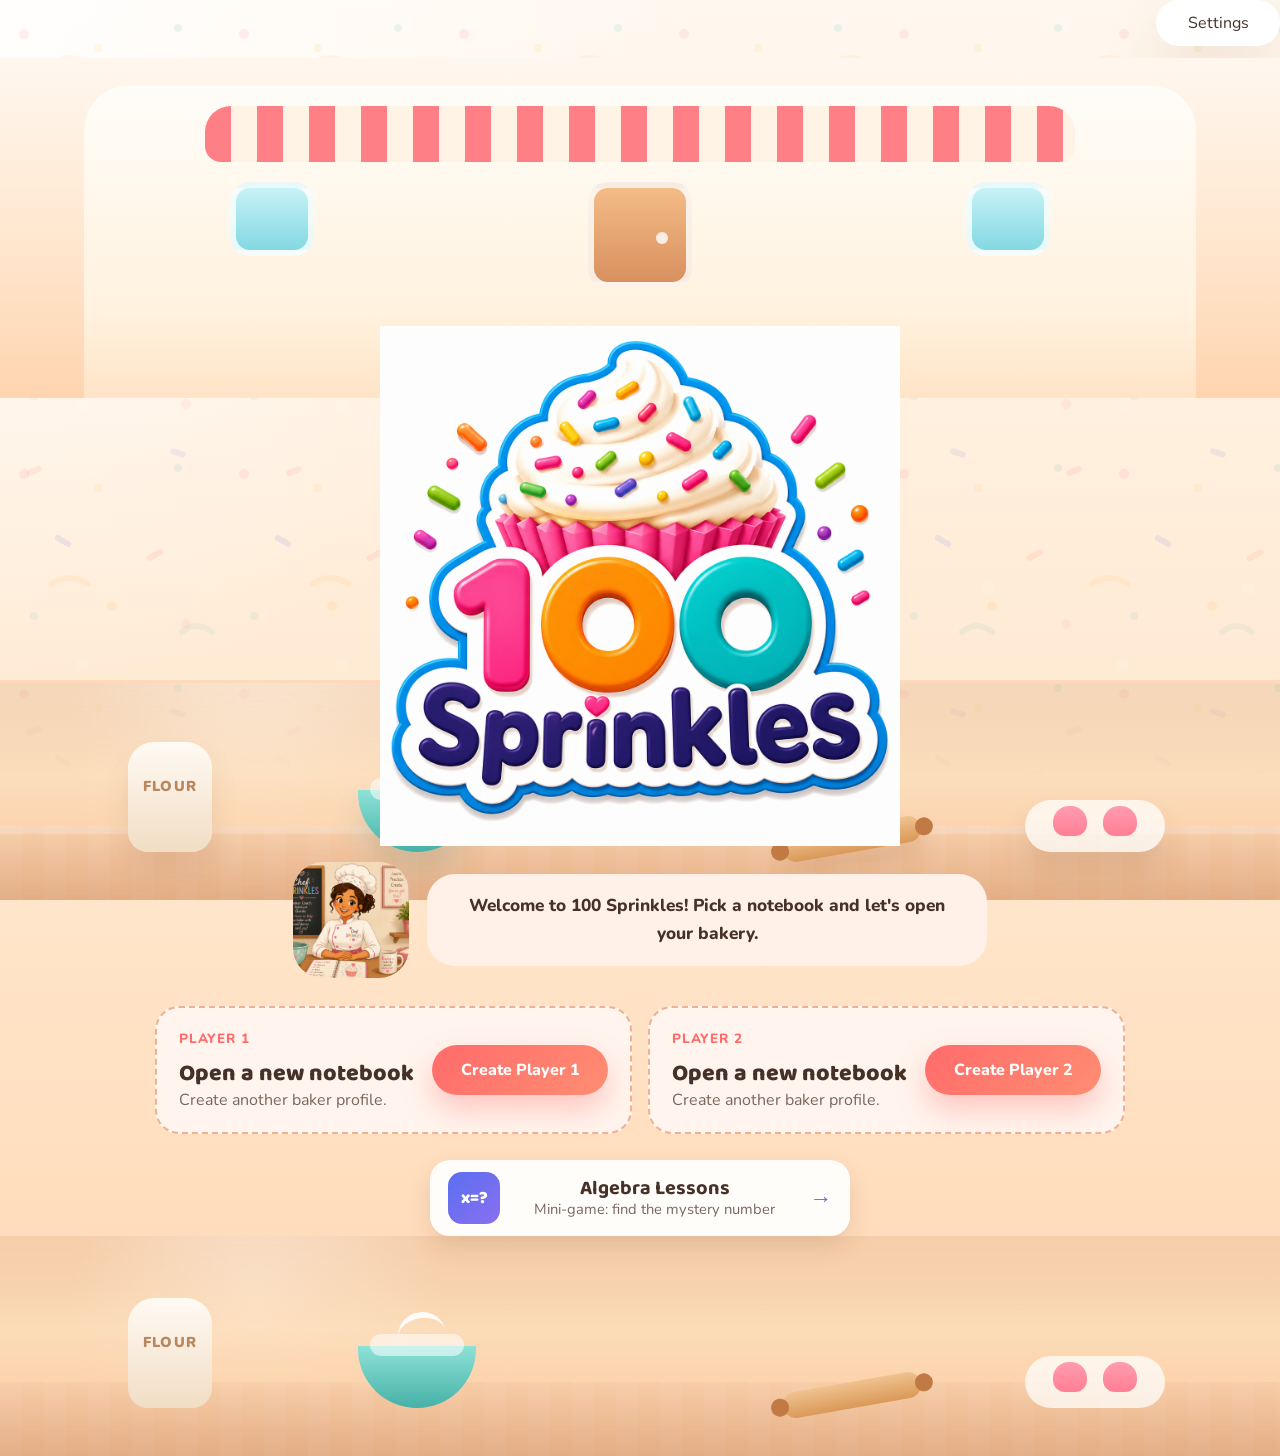
<file: index.html>
<!DOCTYPE html>
<html lang="en">
  <head>
    <meta charset="UTF-8" />
    <meta name="viewport" content="width=device-width, initial-scale=1.0" />
    <title>100 Sprinkles</title>
    <link rel="preconnect" href="https://fonts.googleapis.com" />
    <link rel="preconnect" href="https://fonts.gstatic.com" crossorigin />
    <link
      href="https://fonts.googleapis.com/css2?family=Baloo+2:wght@400;600;700;800&family=Nunito:wght@500;700;800&display=swap"
      rel="stylesheet"
    />
    <link rel="stylesheet" href="./styles.css?v=20261017-201000" />
  </head>
  <body>
    <div class="app-shell">
      <main id="app"></main>
    </div>

    <script type="module" src="./src/main.js?v=20261017-201000"></script>
  </body>
</html>
</file>
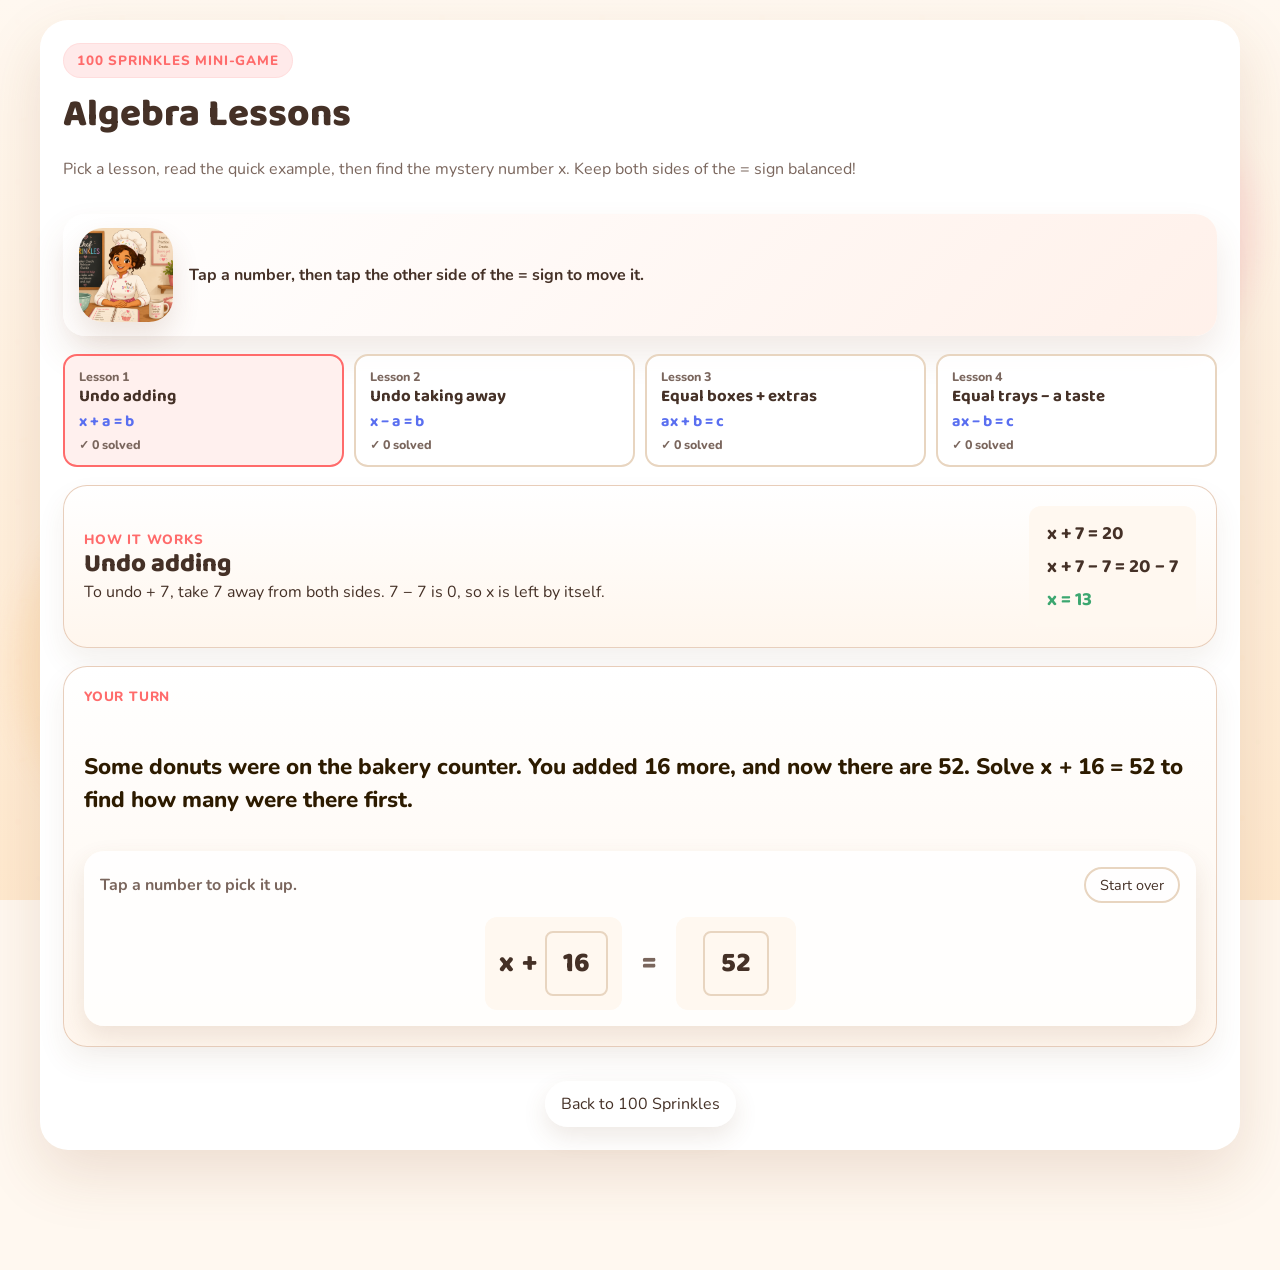
<file: algebra.html>
<!DOCTYPE html>
<html lang="en">
  <head>
    <meta charset="UTF-8" />
    <meta name="viewport" content="width=device-width, initial-scale=1.0" />
    <title>Algebra Lessons · 100 Sprinkles</title>
    <link rel="preconnect" href="https://fonts.googleapis.com" />
    <link rel="preconnect" href="https://fonts.gstatic.com" crossorigin />
    <link
      href="https://fonts.googleapis.com/css2?family=Baloo+2:wght@400;600;700;800&family=Nunito:wght@500;700;800&display=swap"
      rel="stylesheet"
    />
    <link rel="stylesheet" href="./styles.css?v=20261017-201000" />
  </head>
  <body class="algebra-page">
    <div class="app-shell">
      <main id="algebra-app"></main>
    </div>

    <script type="module" src="./src/algebra-main.js?v=20261017-201000"></script>
  </body>
</html>
</file>
<file: styles.css>
:root {
  --bg-top: #fff1c9;
  --bg-bottom: #ffd6a8;
  --panel: #ffffff;
  --panel-strong: #ffffff;
  --ink: #453127;
  --muted: #7a665d;
  --accent: #ff6b6b;
  --accent-2: #ffb347;
  --accent-3: #5ec2b7;
  --accent-4: #5a6ff0;
  --success: #3ca770;
  --danger: #d85757;
  --shadow: 0 24px 60px rgba(133, 73, 32, 0.15);
  --radius-xl: 28px;
  --radius-lg: 20px;
  --radius-md: 14px;
}

* {
  box-sizing: border-box;
}

body {
  margin: 0;
  min-height: 100vh;
  font-family: "Nunito", sans-serif;
  color: var(--ink);
  background-color: #fff8f0;
  background-image:
    linear-gradient(180deg, rgba(255, 248, 240, 0.96), rgba(255, 232, 204, 0.92)),
    url("data:image/svg+xml,%3Csvg xmlns='http://www.w3.org/2000/svg' width='160' height='160' viewBox='0 0 160 160'%3E%3Cg fill='none' fill-rule='evenodd'%3E%3Ccircle cx='18' cy='22' r='3' fill='%23ff9f9f' fill-opacity='.26'/%3E%3Ccircle cx='74' cy='35' r='2.5' fill='%235ec2b7' fill-opacity='.24'/%3E%3Ccircle cx='122' cy='18' r='3' fill='%23ffb347' fill-opacity='.25'/%3E%3Crect width='12' height='4' x='36' y='78' rx='2' transform='rotate(24 42 80)' fill='%235a6ff0' fill-opacity='.17'/%3E%3Crect width='11' height='4' x='102' y='58' rx='2' transform='rotate(-28 108 60)' fill='%23ff8fb1' fill-opacity='.18'/%3E%3Ccircle cx='138' cy='102' r='2.5' fill='%2399d98c' fill-opacity='.22'/%3E%3Crect width='10' height='4' x='18' y='118' rx='2' transform='rotate(-18 23 120)' fill='%23ffb347' fill-opacity='.16'/%3E%3Ccircle cx='84' cy='126' r='3' fill='%23ff6b6b' fill-opacity='.18'/%3E%3Ccircle cx='52' cy='138' r='2.5' fill='%235ec2b7' fill-opacity='.18'/%3E%3C/g%3E%3C/svg%3E");
  background-attachment: fixed;
}

body::before,
body::after {
  content: "";
  position: fixed;
  inset: auto;
  z-index: -1;
  border-radius: 999px;
  filter: blur(14px);
  opacity: 0.65;
  pointer-events: none;
}

body::before {
  width: 320px;
  height: 320px;
  right: 2%;
  top: 8%;
  background: rgba(255, 182, 193, 0.42);
}

body::after {
  width: 360px;
  height: 360px;
  left: 1%;
  bottom: 6%;
  background: rgba(255, 211, 153, 0.44);
}

button,
input,
select {
  font: inherit;
}

button {
  border: 0;
  cursor: pointer;
}

.app-shell {
  width: min(1200px, calc(100% - 24px));
  margin: 0 auto;
  padding: 20px 0 48px;
}

.hero {
  display: flex;
  justify-content: space-between;
  gap: 16px;
  align-items: flex-start;
  padding: 18px 8px 26px;
}

.eyebrow {
  margin: 0 0 10px;
  color: var(--accent);
  font-weight: 800;
  letter-spacing: 0.06em;
  text-transform: uppercase;
  font-size: 0.84rem;
}

.eyebrow-pill {
  display: inline-flex;
  align-items: center;
  padding: 8px 14px;
  border-radius: 999px;
  background: rgba(255, 107, 107, 0.14);
  box-shadow: inset 0 0 0 1px rgba(255, 107, 107, 0.1);
}

h1,
h2,
h3 {
  font-family: "Baloo 2", cursive;
  margin: 0;
  line-height: 1;
}

h1 {
  font-size: clamp(3rem, 5vw, 5rem);
}

h2 {
  font-size: clamp(2rem, 3vw, 2.6rem);
  font-weight: 800;
}

h3 {
  font-size: clamp(1.5rem, 2vw, 1.9rem);
  font-weight: 800;
}

.hero-copy {
  max-width: 560px;
  margin: 10px 0 0;
  font-size: 1.05rem;
  color: var(--muted);
}

.ghost-button,
.primary-button,
.secondary-button,
.choice-button,
.recipe-button,
.shop-button,
.tab-button {
  border-radius: 999px;
  transition: transform 180ms ease, box-shadow 180ms ease, background 180ms ease;
}

.ghost-button {
  background: rgba(255, 255, 255, 0.72);
  color: var(--ink);
  padding: 12px 18px;
  box-shadow: var(--shadow);
}

.primary-button {
  background: linear-gradient(135deg, var(--accent), #ff8e72);
  color: #fff;
  padding: 14px 22px;
  font-weight: 800;
  box-shadow: 0 14px 30px rgba(255, 107, 107, 0.35);
}

.primary-button:focus-visible,
.secondary-button:focus-visible,
.recipe-button:focus-visible,
.choice-button:focus-visible,
.ghost-button:focus-visible {
  outline: 3px solid rgba(90, 111, 240, 0.32);
  outline-offset: 3px;
}

.secondary-button,
.shop-button,
.recipe-button,
.tab-button {
  background: rgba(255, 255, 255, 0.9);
  color: var(--ink);
  padding: 12px 16px;
  box-shadow: 0 10px 24px rgba(117, 74, 41, 0.12);
}

.primary-button:hover,
.secondary-button:hover,
.ghost-button:hover,
.choice-button:hover,
.recipe-button:hover,
.shop-button:hover,
.tab-button:hover {
  transform: translateY(-2px);
}

button:disabled,
button[aria-disabled="true"] {
  cursor: not-allowed;
  transform: none !important;
  box-shadow: none !important;
  opacity: 0.62;
}

.panel {
  background: var(--panel);
  border: 1px solid rgba(255, 255, 255, 0.72);
  box-shadow: var(--shadow);
  border-radius: var(--radius-xl);
  padding: 22px;
  backdrop-filter: blur(12px);
}

.answer-splash {
  position: fixed;
  top: 34vh;
  left: 50%;
  z-index: 60;
  transform: translate(-50%, -50%);
  min-width: min(320px, calc(100vw - 32px));
  padding: 14px 28px;
  border-radius: 999px;
  font-size: clamp(1.4rem, 2.2vw, 1.85rem);
  font-weight: 900;
  letter-spacing: 0.02em;
  text-align: center;
  color: #fff;
  opacity: 0;
  pointer-events: none;
  transition: opacity 180ms ease, transform 180ms ease;
  box-shadow: 0 18px 36px rgba(117, 74, 41, 0.26);
}

.answer-splash.visible {
  opacity: 1;
  transform: translate(-50%, -50%);
}

.answer-splash-success {
  background: linear-gradient(135deg, #51c878, #2fa85f);
  font-size: clamp(2.8rem, 4.8vw, 3.8rem);
  box-shadow: 0 22px 40px rgba(47, 168, 95, 0.32);
}

.answer-splash-error {
  background: linear-gradient(135deg, #f08a5d, #f7a86d);
  font-size: clamp(2.8rem, 4.8vw, 3.8rem);
}

.grid {
  display: grid;
  gap: 18px;
}

.dashboard {
  display: grid;
  grid-template-columns: 1.15fr 0.85fr;
  gap: 18px;
}

.kindergarten-dashboard {
  grid-template-columns: 0.8fr 1.2fr;
}

.stats-grid,
.recipe-grid,
.shop-grid,
.visual-group,
.answer-grid,
.stage-grid {
  display: grid;
  gap: 12px;
}

.stats-grid {
  grid-template-columns: repeat(4, minmax(0, 1fr));
}

.recipe-grid {
  grid-template-columns: repeat(auto-fit, minmax(180px, 1fr));
}

.grade-grid {
  display: grid;
  grid-template-columns: repeat(3, minmax(0, 1fr));
  gap: 12px;
}

.shop-grid {
  grid-template-columns: repeat(auto-fit, minmax(170px, 1fr));
}

.stage-grid {
  grid-template-columns: repeat(5, minmax(0, 1fr));
}

.kinder-layout {
  display: grid;
  gap: 14px;
}

.kinder-baker-row {
  display: flex;
  align-items: center;
  gap: 10px;
}

.kinder-baker-row strong {
  margin-top: 0;
  font-size: 1.1rem;
}

.kinder-compact-hud {
  display: flex;
  flex-wrap: wrap;
  align-items: center;
  gap: 10px 14px;
  font-size: 1rem;
  font-weight: 700;
  color: #6b5245;
}

.kinder-stage-focus {
  display: flex;
  align-items: center;
  gap: 14px;
  margin-top: 10px;
}

.kinder-stage-focus-art {
  flex: 0 0 auto;
  display: inline-flex;
  align-items: center;
  justify-content: center;
  width: 80px;
  height: 80px;
  padding: 4px;
  border-radius: 18px;
  background: rgba(255, 255, 255, 0.92);
  box-shadow: 0 10px 20px rgba(117, 74, 41, 0.1);
}

.kinder-stage-focus-copy {
  min-width: 0;
}

.kinder-stage-focus-copy strong {
  display: block;
  font-size: 1.2rem;
  font-weight: 800;
  color: #4d352b;
}

.kinder-stage-focus-copy span {
  display: block;
  margin-top: 4px;
  font-size: 1rem;
  font-weight: 700;
  color: #74594b;
}

.kinder-head {
  display: grid;
  gap: 6px;
}

.kinder-question-prompt {
  margin: 0;
  max-width: 760px;
  font-size: 1.35rem;
  line-height: 1.45;
  font-weight: 700;
  color: #4a362e;
}

.kinder-tray-grid {
  display: grid;
  grid-template-columns: 1fr 1fr;
  gap: 14px;
  margin: 12px 0 10px;
}

.grouped-tray-grid {
  grid-template-columns: 1fr auto 1fr;
  align-items: center;
}

.kinder-tray {
  display: grid;
  grid-template-columns: repeat(auto-fit, 84px);
  justify-content: center;
  align-content: center;
  gap: 10px;
  padding: 16px;
  border-radius: 28px;
  background: rgba(255, 255, 255, 0.7);
  min-height: 124px;
  position: relative;
}

.kinder-tray.tray-soft {
  background: rgba(255, 242, 229, 0.92);
}

.kinder-tray.tray-contrast {
  background: rgba(237, 244, 255, 0.94);
}

.kinder-tray.tray-contrast .kinder-token {
  background: rgba(194, 214, 255, 0.3);
}

.kinder-tray-label {
  grid-column: 1 / -1;
  justify-self: center;
  padding: 6px 12px;
  border-radius: 999px;
  background: rgba(255, 255, 255, 0.86);
  color: #7a4d35;
  font-size: 0.9rem;
  font-weight: 800;
}

.kinder-token {
  display: grid;
  place-items: center;
  width: 84px;
  height: 84px;
  border-radius: 22px;
  background: rgba(255, 182, 193, 0.22);
  font-size: 1.85rem;
}

.kinder-answer-grid {
  display: grid;
  grid-template-columns: repeat(2, minmax(0, 1fr));
  gap: 14px;
  overflow: hidden;
}

.kinder-choice-button {
  min-height: 64px;
  max-height: 64px;
  border: 0;
  background: linear-gradient(135deg, #ff8a7d, #ff6b6b);
  color: #fff;
  box-shadow: none;
}

.kinder-choice-number {
  font-family: "Baloo 2", cursive;
  font-size: 1.5rem;
  font-weight: 800;
  line-height: 1;
}

.kinder-equation-row {
  display: flex;
  justify-content: center;
  margin: 8px 0 14px;
}

.kinder-equation-bubble {
  padding: 8px 18px;
  border-radius: 999px;
  background: rgba(255, 255, 255, 0.9);
  font-family: "Baloo 2", cursive;
  font-size: 1.85rem;
  font-weight: 800;
  color: #4a362e;
}

.kinder-operator-bubble {
  display: grid;
  place-items: center;
  width: 64px;
  height: 64px;
  border-radius: 50%;
  background: linear-gradient(135deg, rgba(255, 209, 102, 0.96), rgba(255, 159, 159, 0.92));
  color: #6a3722;
  font-family: "Baloo 2", cursive;
  font-size: 2.1rem;
  box-shadow: 0 14px 24px rgba(117, 74, 41, 0.14);
}

.kinder-progress-panel,
.kinder-question-panel,
.kinder-hero-panel,
.kinder-order-panel {
  background: linear-gradient(180deg, rgba(255, 255, 255, 0.84), rgba(255, 250, 243, 0.92));
}

.kinder-hero-panel {
  padding: 16px 20px;
}

.kinder-question-panel {
  display: grid;
  gap: 14px;
  padding: 18px 22px 22px;
}

.kinder-question-panel .kinder-answer-grid {
  margin-top: auto;
}

.kinder-order-art {
  display: flex;
  gap: 16px;
  justify-content: center;
  font-size: 3rem;
  padding: 16px 0 24px;
}

.kinder-start-button {
  width: 100%;
  min-height: 68px;
  font-size: 1.25rem;
}

.kinder-empty {
  padding: 36px 18px;
}

.kinder-empty-art {
  font-size: 2.7rem;
  margin-bottom: 8px;
}

.kindergarten-stats-grid {
  grid-template-columns: repeat(3, minmax(0, 1fr));
}

.stat-card,
.recipe-card,
.shop-card,
.question-card,
.info-card,
.mini-card,
.onboarding-card {
  background: var(--panel-strong);
  border-radius: var(--radius-lg);
  padding: 18px;
}

.stat-card strong,
.mini-card strong {
  display: block;
  font-size: 1.7rem;
  margin-top: 8px;
  font-family: "Baloo 2", cursive;
}

.muted {
  color: var(--muted);
}

.tiny {
  font-size: 0.86rem;
}

.layout-stack {
  display: grid;
  gap: 18px;
}

.shell-topbar {
  display: flex;
  justify-content: flex-end;
  margin-bottom: 12px;
}

.shell-settings-button {
  min-width: 124px;
  background: #ffffff;
}

.shell-settings-button.active,
.shell-settings-button:disabled {
  background: #f4f4f4;
  color: var(--muted);
  box-shadow: none;
  cursor: default;
  transform: none;
}

.section-head {
  display: flex;
  justify-content: space-between;
  gap: 12px;
  align-items: center;
  margin-bottom: 14px;
}

.section-head p {
  margin: 6px 0 0;
}

.badge {
  display: inline-flex;
  align-items: center;
  gap: 8px;
  font-size: 0.84rem;
  font-weight: 800;
  padding: 8px 12px;
  border-radius: 999px;
  background: rgba(255, 179, 71, 0.18);
  color: #9a5d00;
}

.pill-row {
  display: flex;
  flex-wrap: wrap;
  gap: 10px;
}

.loop-strip,
.inventory-grid {
  display: grid;
  gap: 12px;
}

.loop-strip {
  grid-template-columns: repeat(4, minmax(0, 1fr));
  margin-bottom: 18px;
}

.loop-step {
  padding: 12px;
  border-radius: 18px;
  background: rgba(255, 255, 255, 0.72);
  color: var(--muted);
  text-align: center;
  font-weight: 800;
}

.loop-step.active {
  background: rgba(94, 194, 183, 0.18);
  color: var(--ink);
}

.loop-step.warning {
  background: rgba(255, 179, 71, 0.2);
  color: #9a5d00;
}

.pill {
  padding: 11px 16px;
  border-radius: 999px;
  background: rgba(90, 111, 240, 0.12);
  color: var(--accent-4);
  font-weight: 800;
}

.regular-status-row {
  gap: 12px;
}

.mode-status-pill {
  background: rgba(219, 242, 239, 0.92);
  color: #255b52;
}

.sr-status-pill {
  background: rgba(255, 244, 185, 0.92);
  color: #6b5200;
}

.streak-status-pill {
  background: rgba(255, 224, 203, 0.94);
  color: #8f4d19;
}

.accuracy-status-pill {
  background: rgba(220, 245, 220, 0.96);
  color: #25603b;
}

.pantry-pill {
  background: rgba(255, 248, 242, 0.96);
  color: #6d5144;
}

.recipe-card,
.shop-card {
  display: grid;
  gap: 12px;
}

.recipe-card {
  padding: 20px;
  border-radius: 26px;
  background: linear-gradient(180deg, rgba(255, 255, 255, 0.98), rgba(255, 250, 245, 0.96));
  border: 2px solid rgba(226, 190, 161, 0.4);
  box-shadow: 0 14px 30px rgba(117, 74, 41, 0.1);
}

.recipe-card.selected {
  border: 4px solid var(--accent);
  background: linear-gradient(180deg, #fff0f0, #fff8f5);
  box-shadow: 0 20px 38px rgba(255, 107, 107, 0.22);
  transform: translateY(-2px);
}

.recipe-label {
  margin: 4px 0 0;
  color: #b85b55;
  font-size: 0.96rem;
  font-weight: 800;
}

.recipe-card h3,
.shop-card h3,
.question-card h3,
.onboarding-card h2 {
  font-size: 1.65rem;
}

.recipe-meta,
.ingredient-list {
  display: grid;
  gap: 6px;
  color: var(--muted);
}


.bakery-screen {
  gap: 12px;
}

.bakery-hero-panel,
.recipe-selection-panel,
.start-bake-panel {
  background: linear-gradient(180deg, rgba(255, 255, 255, 0.95), rgba(255, 251, 246, 0.94));
  padding: 18px;
}

.bakery-head {
  align-items: flex-start;
}


.bakery-subcopy {
  max-width: 640px;
  font-size: 0.98rem;
  line-height: 1.35;
}

.recipe-details-stack {
  grid-template-columns: 1fr;
}

.recipe-info-title {
  display: none;
}

.recipe-ingredient-list,
.recipe-reward-list {
  display: flex;
  flex-wrap: wrap;
  gap: 10px;
}

.recipe-ingredient-list span,
.recipe-reward-list span {
  line-height: 1.25;
}

.restock-alert-banner {
  display: inline-flex;
  align-items: center;
  gap: 10px;
  margin: 0 0 12px;
  padding: 12px 16px;
  border-radius: 18px;
  background: linear-gradient(135deg, rgba(255, 209, 102, 0.28), rgba(255, 179, 71, 0.24));
  color: #7d4908;
  font-weight: 900;
  box-shadow: inset 0 0 0 1px rgba(255, 179, 71, 0.32);
}

.start-bake-stepper-block {
  display: grid;
  gap: 10px;
  margin-bottom: 8px;
}

.stepper-label {
  font-size: 0.86rem;
  font-weight: 800;
  color: rgba(69, 49, 39, 0.72);
  text-transform: uppercase;
  letter-spacing: 0.04em;
}

.batch-stepper {
  display: inline-flex;
  align-items: center;
  gap: 10px;
  width: fit-content;
  padding: 8px;
  border-radius: 999px;
  background: rgba(255, 248, 242, 0.96);
  box-shadow: inset 0 0 0 1px rgba(232, 213, 192, 0.92);
}

.stepper-button {
  width: 42px;
  height: 42px;
  border-radius: 999px;
  background: linear-gradient(135deg, #ffd166, #ffb347);
  color: #553116;
  font-size: 1.4rem;
  font-weight: 900;
  box-shadow: 0 10px 18px rgba(255, 177, 71, 0.24);
}

.stepper-button:disabled {
  background: rgba(69, 49, 39, 0.08);
  color: var(--muted);
  box-shadow: none;
  cursor: default;
}

.stepper-value {
  min-width: 48px;
  text-align: center;
  font-family: "Baloo 2", cursive;
  font-size: 1.5rem;
  font-weight: 800;
}

.ingredient-shop-grid {
  gap: 12px;
}

.bakery-station-gallery {
  display: grid;
  grid-template-columns: repeat(3, minmax(0, 1fr));
  gap: 14px;
  margin: 14px 0 18px;
}

.bakery-station-card {
  display: grid;
  gap: 12px;
  padding: 14px;
  border-radius: 24px;
  background: linear-gradient(180deg, rgba(255, 255, 255, 0.94), rgba(255, 244, 235, 0.96));
  border: 1px solid rgba(227, 196, 173, 0.8);
  box-shadow: 0 14px 28px rgba(117, 74, 41, 0.08);
}

.bakery-station-art-frame {
  aspect-ratio: 1 / 1;
  overflow: hidden;
  border-radius: 20px;
  background: linear-gradient(180deg, rgba(255, 252, 248, 0.96), rgba(248, 238, 226, 0.96));
  box-shadow: inset 0 0 0 1px rgba(223, 199, 179, 0.72);
}

.bakery-station-art {
  display: block;
  width: 100%;
  height: 100%;
  object-fit: cover;
}

.bakery-station-copy {
  display: grid;
  gap: 6px;
}

.bakery-station-copy .eyebrow {
  margin: 0;
}

.bakery-station-note {
  margin: 0;
  line-height: 1.4;
}

.ingredient-shop-card {
  position: relative;
  gap: 10px;
  justify-items: start;
  padding-top: 18px;
}

.ingredient-ready-check {
  position: absolute;
  top: 14px;
  right: 14px;
  display: grid;
  place-items: center;
  width: 48px;
  height: 48px;
  border-radius: 999px;
  background: linear-gradient(180deg, #61d28f, #2cae66);
  color: #fff;
  font-size: 1.8rem;
  font-weight: 900;
  line-height: 1;
  box-shadow: inset 0 0 0 2px rgba(255, 255, 255, 0.45);
}

.ingredient-shop-icon {
  font-size: 2.25rem;
  line-height: 1;
}

.ingredient-flour {
  background: #fff8e1;
}

.ingredient-sugar {
  background: #fff0f5;
}

.ingredient-eggs {
  background: #fff3e0;
}

.ingredient-buy-button {
  width: 100%;
  background: linear-gradient(135deg, var(--accent), #ff8e72);
  color: #fff;
  box-shadow: 0 14px 26px rgba(255, 107, 107, 0.24);
}

.bakery-subcopy {
  max-width: 640px;
  font-size: 0.98rem;
  line-height: 1.35;
}

.bakery-unlock-badge,
.count-badge,
.visual-mode-badge {
  background: rgba(255, 179, 71, 0.22);
}

.bakery-head {
  margin-bottom: 8px;
}

.hud-strip {
  display: grid;
  grid-template-columns: minmax(200px, 1.25fr) repeat(4, minmax(0, 1fr));
  gap: 12px;
  padding: 12px;
  border-radius: 28px;
  background: linear-gradient(135deg, rgba(255, 220, 179, 0.95), rgba(255, 196, 160, 0.9));
  box-shadow: inset 0 0 0 1px rgba(255, 255, 255, 0.5);
}

.hud-pill {
  display: grid;
  gap: 6px;
  padding: 14px 16px;
  border-radius: 22px;
  background: rgba(255, 255, 255, 0.78);
  box-shadow: 0 10px 20px rgba(117, 74, 41, 0.1);
}

.hud-label {
  font-size: 0.8rem;
  font-weight: 800;
  text-transform: uppercase;
  letter-spacing: 0.05em;
  color: rgba(69, 49, 39, 0.7);
}

.hud-value {
  font-family: "Baloo 2", cursive;
  font-size: clamp(1.8rem, 3vw, 2.3rem);
  line-height: 1;
}

.hud-value.hud-text {
  font-size: clamp(1.1rem, 2vw, 1.45rem);
  line-height: 1.15;
}

.sr-pill { background: rgba(255, 244, 185, 0.92); }
.coin-pill { background: rgba(255, 232, 196, 0.92); }
.sprinkle-pill { background: rgba(255, 224, 236, 0.92); }
.mode-pill { background: rgba(219, 242, 239, 0.92); }
.baker-pill { background: rgba(255, 243, 226, 0.96); }

.compact-bakery-hud {
  display: flex;
  align-items: center;
  gap: 8px;
  flex-wrap: nowrap;
  padding: 10px 12px;
  border-radius: 22px;
}

.compact-hud-pill {
  display: inline-flex;
  align-items: center;
  min-height: 40px;
  padding: 10px 12px;
  border-radius: 18px;
  white-space: nowrap;
}

.compact-hud-baker {
  flex: 1 1 auto;
  min-width: 0;
}

.compact-hud-baker-row {
  min-width: 0;
}

.compact-hud-value {
  font-family: "Baloo 2", cursive;
  font-size: 1.08rem;
  line-height: 1;
}

.hud-baker-row {
  display: flex;
  align-items: center;
  gap: 12px;
}

.hud-baker-name {
  display: block;
  font-family: "Baloo 2", cursive;
  font-size: 1.2rem;
  line-height: 1.05;
}

.sprinkle-progress-card {
  display: grid;
  gap: 10px;
}

.sprinkle-progress-head {
  display: flex;
  align-items: center;
  justify-content: space-between;
  gap: 10px;
}

.sprinkle-progress-label {
  font-size: 0.95rem;
  font-weight: 900;
  color: #a54c6b;
}

.sprinkle-progress-total {
  font-family: "Baloo 2", cursive;
  font-size: 1.15rem;
  line-height: 1;
  color: #7b3751;
}

.sprinkle-progress-bar {
  height: 16px;
  background: rgba(255, 255, 255, 0.72);
  box-shadow: inset 0 0 0 1px rgba(255, 160, 188, 0.26);
}

.sprinkle-progress-fill {
  background: linear-gradient(90deg, #ff7f9f, #ff5f7a);
}

.expert-baker-badge {
  display: inline-flex;
  align-items: center;
  justify-content: center;
  min-height: 42px;
  padding: 10px 14px;
  border-radius: 999px;
  background: linear-gradient(135deg, #fff1a7, #f6c956);
  color: #8b5f00;
  font-weight: 900;
  box-shadow: 0 12px 20px rgba(201, 151, 34, 0.18);
}

.bakery-recipe-grid {
  grid-template-columns: repeat(auto-fit, minmax(220px, 1fr));
  gap: 14px;
}

.bakery-recipe-card {
  position: relative;
  gap: 14px;
  align-content: start;
}

.bakery-recipe-card.selected {
  background: #fff0ee;
}

.bakery-recipe-card.locked {
  opacity: 0.9;
}

.recipe-card-hero {
  font-size: 3.3rem;
  line-height: 1;
}

.recipe-card-head {
  display: flex;
  justify-content: space-between;
  align-items: flex-start;
  gap: 12px;
}

.recipe-status-badge {
  display: inline-flex;
  align-items: center;
  justify-content: center;
  padding: 8px 12px;
  border-radius: 999px;
  font-size: 0.82rem;
  font-weight: 800;
  white-space: nowrap;
}

.recipe-label {
  white-space: nowrap;
}

.recipe-status-selected {
  background: linear-gradient(135deg, var(--accent), #ff8e72);
  color: #fff;
}

.recipe-details-flat {
  display: grid;
  gap: 8px;
}

.recipe-ingredient-line,
.recipe-reward-line {
  display: flex;
  flex-wrap: wrap;
  align-items: center;
  gap: 12px;
  margin: 0;
  color: var(--ink);
  font-weight: 800;
}

.recipe-ingredient-line {
  font-size: 1rem;
  white-space: nowrap;
}

.recipe-reward-line span {
  white-space: nowrap;
}

.recipe-ingredient-emoji {
  display: inline-block;
  font-size: 20px;
  line-height: 1;
  vertical-align: -0.1em;
}

.recipe-card-footer {
  margin-top: auto;
}

.recipe-button {
  width: 100%;
  min-height: 48px;
  font-weight: 800;
}

.recipe-button-selected {
  background: linear-gradient(135deg, var(--accent), #ff8e72);
  color: #fff;
  box-shadow: 0 16px 28px rgba(255, 107, 107, 0.24);
}

.recipe-button-locked {
  background: rgba(69, 49, 39, 0.08);
  color: var(--muted);
  box-shadow: none;
  cursor: default;
}

.recipe-button-locked:disabled {
  opacity: 1;
}

.recipe-status-locked {
  background: rgba(69, 49, 39, 0.09);
  color: var(--muted);
}

.recipe-button-choose {
  background: linear-gradient(135deg, var(--accent), #ff8e72);
  color: #fff;
  box-shadow: 0 16px 28px rgba(255, 107, 107, 0.24);
}

.start-bake-panel {
  padding: 18px;
}

.start-bake-head {
  margin-bottom: 6px;
}

.visual-mode-note {
  margin: 0 0 8px;
  font-size: 0.85rem;
}

.restock-alert-banner-strong {
  display: flex;
  width: 100%;
  justify-content: center;
  margin-bottom: 12px;
  background: linear-gradient(135deg, #ff8f7a, #ff6b6b);
  color: #fff;
  box-shadow: none;
}

.restock-alert-banner-strong .coin-icon {
  margin-right: 0.28rem;
}

.ingredient-note-details {
  width: 100%;
}

.ingredient-note-details summary {
  cursor: pointer;
  font-size: 0.8rem;
  font-weight: 800;
  color: rgba(69, 49, 39, 0.72);
}

.ingredient-note-details .muted {
  display: block;
  margin-top: 6px;
}

.ingredient-restock-note {
  margin-top: -2px;
}

.start-bake-field {
  max-width: 220px;
}

.start-bake-actions {
  margin-top: 14px;
}

.hero-bake-button {
  width: min(100%, 560px);
  min-height: 72px;
  padding: 18px 28px;
  font-size: 1.32rem;
  letter-spacing: 0.01em;
  animation: heroPulse 2.2s ease-in-out 1;
}

@keyframes heroPulse {
  0% { transform: scale(0.98); box-shadow: 0 0 0 rgba(255, 107, 107, 0); }
  35% { transform: scale(1.02); box-shadow: 0 18px 36px rgba(255, 107, 107, 0.42); }
  100% { transform: scale(1); box-shadow: 0 14px 30px rgba(255, 107, 107, 0.35); }
}

.inventory-grid {
  grid-template-columns: repeat(auto-fit, minmax(160px, 1fr));
  margin-top: 8px;
}

.compact-pantry-grid {
  gap: 10px;
}

.inventory-card,
.sale-ready-card,
.receipt-card {
  background: rgba(255, 255, 255, 0.88);
  border-radius: 18px;
  padding: 16px;
}

.inventory-card {
  display: grid;
  gap: 8px;
}

.inventory-card.ready {
  border: 2px solid rgba(60, 167, 112, 0.18);
}

.inventory-card.missing {
  border: 2px solid rgba(255, 179, 71, 0.26);
}

.inventory-card strong,
.receipt-card strong {
  font-family: "Baloo 2", cursive;
  font-size: 1.2rem;
}

.inventory-status {
  color: var(--success);
  font-weight: 800;
}

.pantry-ready {
  margin: 4px 0 0;
  color: var(--success);
  font-size: 1rem;
  font-weight: 800;
}

.quick-buy-button {
  width: 100%;
}

.sale-ready-card {
  display: grid;
  grid-template-columns: 1fr auto;
  gap: 12px;
  align-items: center;
  margin-top: 16px;
}

.receipt-card {
  display: grid;
  gap: 8px;
  margin-top: 16px;
}

.bake-sale-receipt {
  gap: 12px;
  text-align: left;
  border: 2px dashed rgba(221, 172, 128, 0.8);
  background: linear-gradient(180deg, rgba(255, 250, 243, 0.96), rgba(255, 244, 235, 0.94));
}

.bake-sale-receipt-title {
  font-size: 1.5rem;
  color: #53392d;
}

.bake-sale-receipt-lines {
  display: grid;
  gap: 8px;
  font-variant-numeric: tabular-nums;
}

.bake-sale-receipt-line {
  display: grid;
  grid-template-columns: minmax(0, 1fr) auto;
  gap: 16px;
  align-items: center;
  color: #5d473d;
}

.bake-sale-receipt-rule {
  height: 1px;
  background: linear-gradient(90deg, rgba(188, 145, 110, 0.2), rgba(188, 145, 110, 0.8), rgba(188, 145, 110, 0.2));
  margin: 2px 0;
}

.bake-sale-receipt-total {
  font-size: 1.2rem;
  font-weight: 900;
  color: #402d25;
}

.bake-sale-sprinkles {
  margin: 0;
  font-weight: 800;
  color: #8c5f61;
}

.bake-sale-note {
  margin: 0;
  font-size: 0.98rem;
  line-height: 1.45;
}

.bake-sale-note-success {
  color: #368e62;
  font-weight: 800;
}

.bake-sale-note-warning {
  color: #d26a56;
  font-weight: 700;
}

.choice-button {
  width: 100%;
  background: rgba(90, 111, 240, 0.12);
  padding: 14px 16px;
  color: var(--accent-4);
  font-weight: 800;
  box-shadow: none;
}

.player-avatar {
  display: block;
  flex: 0 0 auto;
  position: relative;
  overflow: hidden;
  width: 60px;
  aspect-ratio: 3 / 4;
  border-radius: 22px;
  background-color: rgba(255, 255, 255, 0.96);
  box-shadow: 0 14px 28px rgba(117, 74, 41, 0.12);
  border: 2px solid rgba(255, 255, 255, 0.88);
}

.player-avatar-sheet {
  position: absolute;
  inset: 0;
  width: 400%;
  height: 200%;
  background-image: var(--avatar-sheet);
  background-size: 100% 100%;
  background-repeat: no-repeat;
  transform: translate(var(--avatar-offset-x), var(--avatar-offset-y));
  transform-origin: top left;
}

.player-avatar-sm {
  width: 42px;
  border-radius: 16px;
}

.player-avatar-md {
  width: 60px;
}

.player-avatar-lg {
  width: 78px;
  border-radius: 24px;
}

.player-avatar-xl {
  width: 116px;
  border-radius: 30px;
}

.player-avatar-picker {
  width: min(100%, 104px);
  border-radius: 22px;
  justify-self: center;
}

.grade-card {
  display: grid;
  gap: 6px;
  text-align: left;
  padding: 16px;
  border-radius: 20px;
  background: rgba(255, 248, 242, 0.96);
  border: 2px solid #e8d5c0;
  color: var(--ink);
  box-shadow: 0 10px 24px rgba(117, 74, 41, 0.1);
  transition: transform 180ms ease, border-color 180ms ease, box-shadow 180ms ease, background 180ms ease;
}

.onboarding-grade-buckets {
  display: grid;
  gap: 18px;
}

.grade-bucket {
  display: grid;
  gap: 14px;
  padding: 18px;
  border-radius: 24px;
  background: linear-gradient(180deg, rgba(255, 250, 245, 0.98), rgba(255, 243, 235, 0.98));
  border: 1px solid rgba(232, 213, 192, 0.9);
  box-shadow: 0 12px 28px rgba(117, 74, 41, 0.08);
}

.grade-bucket-disabled {
  background: linear-gradient(180deg, rgba(243, 238, 234, 0.96), rgba(235, 230, 226, 0.96));
  border-color: rgba(198, 188, 178, 0.9);
  box-shadow: none;
}

.grade-bucket-head {
  display: flex;
  justify-content: space-between;
  gap: 12px;
  align-items: flex-start;
}

.grade-bucket-badge {
  background: rgba(124, 116, 109, 0.16);
  color: #6b635c;
}

.grade-card:hover,
.grade-card:focus-visible {
  border-color: rgba(255, 107, 107, 0.5);
  box-shadow: 0 14px 26px rgba(117, 74, 41, 0.14);
  transform: translateY(-2px) scale(1.01);
}

.grade-card strong {
  font-size: 1.1rem;
}

.grade-card.active {
  color: #fff;
  border-color: rgba(255, 107, 107, 0.8);
  background: linear-gradient(135deg, var(--accent), #ff8e72);
  box-shadow: 0 18px 30px rgba(255, 107, 107, 0.24);
}

.grade-card-disabled,
.grade-card-disabled:hover,
.grade-card-disabled:focus-visible {
  color: rgba(83, 77, 72, 0.75);
  border-color: rgba(190, 181, 172, 0.9);
  background: linear-gradient(180deg, rgba(238, 234, 230, 0.96), rgba(229, 224, 220, 0.96));
  box-shadow: none;
  transform: none;
  cursor: not-allowed;
}


.onboarding-head {
  align-items: flex-start;
}

.onboarding-subcopy {
  max-width: 580px;
}

.onboarding-badge {
  background: rgba(255, 107, 107, 0.12);
  color: #b85b55;
}

.onboarding-form {
  gap: 16px;
}

.onboarding-avatar-panel {
  display: grid;
  gap: 16px;
  padding: 18px;
  border-radius: 24px;
  background: linear-gradient(180deg, rgba(255, 251, 246, 0.98), rgba(255, 242, 232, 0.98));
  border: 1px solid rgba(232, 213, 192, 0.92);
}

.onboarding-avatar-preview {
  display: flex;
  align-items: center;
  gap: 16px;
}

.avatar-picker-grid {
  display: grid;
  grid-template-columns: repeat(4, minmax(0, 1fr));
  gap: 12px;
}

.avatar-choice-card {
  display: grid;
  gap: 10px;
  justify-items: center;
  padding: 12px;
  text-align: center;
  border-radius: 24px;
  background: rgba(255, 255, 255, 0.84);
  border: 2px solid rgba(232, 213, 192, 0.92);
  box-shadow: 0 10px 22px rgba(117, 74, 41, 0.08);
}

.avatar-choice-card:hover,
.avatar-choice-card:focus-visible {
  transform: translateY(-2px);
  border-color: rgba(255, 107, 107, 0.45);
  box-shadow: 0 14px 28px rgba(117, 74, 41, 0.12);
}

.avatar-choice-card.active {
  border-color: rgba(255, 107, 107, 0.8);
  background: linear-gradient(180deg, rgba(255, 240, 240, 0.98), rgba(255, 245, 238, 0.98));
  box-shadow: 0 18px 30px rgba(255, 107, 107, 0.18);
}

.avatar-choice-label {
  font-size: 0.78rem;
  font-weight: 800;
  color: #76584b;
  line-height: 1.2;
}

.onboarding-info-card {
  background: linear-gradient(180deg, rgba(255, 248, 242, 0.98), rgba(255, 243, 236, 0.98));
  border: 1px solid rgba(232, 213, 192, 0.9);
  transition: transform 180ms ease, box-shadow 180ms ease;
}

.onboarding-info-card.preview-live {
  box-shadow: 0 14px 28px rgba(117, 74, 41, 0.1);
}

.onboarding-grade-grid {
  align-items: stretch;
}

.onboarding-submit-button:disabled,
.onboarding-submit-button[aria-disabled="true"] {
  background: linear-gradient(135deg, rgba(255, 107, 107, 0.38), rgba(255, 142, 114, 0.38));
  box-shadow: none;
  cursor: not-allowed;
  transform: none;
}

.choice-button.correct {
  background: linear-gradient(135deg, #ff8a7d, #ff6b6b);
  color: #ffffff;
}

.choice-button.wrong {
  background: linear-gradient(135deg, #e46a6a, #d85757);
  color: #ffffff;
}

.regular-answer-grid {
  gap: 14px;
  overflow: hidden;
  padding: 2px 4px 4px;
  margin-top: auto;
}

.open-answer-form {
  display: grid;
  gap: 10px;
  margin-top: auto;
}

.open-answer-label {
  font-size: 0.9rem;
  font-weight: 800;
  color: rgba(69, 49, 39, 0.72);
}

.open-answer-row {
  display: grid;
  grid-template-columns: minmax(0, 1fr) auto;
  gap: 12px;
  align-items: center;
}

.open-answer-input {
  width: 100%;
  min-height: 64px;
  border: 2px solid rgba(232, 213, 192, 0.95);
  background: rgba(255, 252, 247, 0.98);
  border-radius: 20px;
  padding: 14px 18px;
  font-family: "Baloo 2", cursive;
  font-size: 1.6rem;
  font-weight: 800;
  color: var(--ink);
}

.open-answer-input:focus {
  outline: none;
  border-color: rgba(255, 107, 107, 0.55);
  box-shadow: 0 0 0 4px rgba(255, 107, 107, 0.12);
}

.open-answer-input.wrong {
  border-color: rgba(216, 87, 87, 0.5);
  background: rgba(255, 242, 242, 0.96);
}

.open-answer-submit {
  min-height: 64px;
  padding: 0 22px;
  white-space: nowrap;
}

.stage-art-image {
  display: block;
  width: 100%;
  height: auto;
  object-fit: cover;
}

.regular-answer-button {
  min-height: 64px;
  padding: 12px 16px;
  border: 2px solid rgba(255, 255, 255, 0.55);
  box-shadow: none;
}

.regular-answer-number {
  font-family: "Baloo 2", cursive;
  font-size: 1.5rem;
  font-weight: 800;
  line-height: 1;
}

.answer-grid {
  grid-template-columns: repeat(2, minmax(0, 1fr));
}

.visual-group {
  grid-template-columns: repeat(auto-fit, minmax(48px, 1fr));
  margin: 12px 0;
}

.visual-token {
  display: grid;
  place-items: center;
  aspect-ratio: 1;
  border-radius: 20px;
  background: rgba(255, 182, 193, 0.24);
  font-size: 2rem;
}

.stage-chip {
  display: grid;
  gap: 10px;
  border-radius: 20px;
  padding: 12px;
  text-align: center;
  background: rgba(255, 244, 235, 0.98);
  border: 1px solid rgba(231, 191, 156, 0.96);
  box-shadow: inset 0 1px 0 rgba(255, 255, 255, 0.78);
  color: #8b6a58;
  font-weight: 800;
}

.stage-chip-art-wrap {
  position: relative;
  width: min(100%, 88px);
  margin: 0 auto;
}

.stage-chip.active {
  color: #fff;
  background: linear-gradient(135deg, var(--accent-2), var(--accent));
  border-color: rgba(255, 107, 107, 0.7);
}

.stage-chip.done {
  color: var(--success);
  background: rgba(60, 167, 112, 0.18);
  border-color: rgba(60, 167, 112, 0.35);
}

.stage-chip-check {
  position: absolute;
  right: -6px;
  bottom: -6px;
  width: 28px;
  height: 28px;
  display: grid;
  place-items: center;
  border-radius: 999px;
  background: linear-gradient(135deg, #6fd38e, #3ca770);
  color: #ffffff;
  box-shadow: 0 10px 18px rgba(60, 167, 112, 0.22);
  font-size: 0.95rem;
  font-weight: 900;
}

.stage-prep {
  --stage-color: #ffd166;
}

.stage-mixing {
  --stage-color: #5ec2b7;
}

.stage-timing {
  --stage-color: #ff8fab;
}

.stage-finishing {
  --stage-color: #a67cfa;
}

.stage-serving {
  --stage-color: #5a6ff0;
}

.stage-panel {
  position: relative;
  overflow: hidden;
}

.stage-panel::after {
  content: "";
  position: absolute;
  inset: auto 18px 18px auto;
  width: 120px;
  height: 120px;
  border-radius: 50%;
  background: color-mix(in srgb, var(--stage-color), white 62%);
  opacity: 0.34;
  pointer-events: none;
}

.stage-banner {
  display: inline-flex;
  align-items: center;
  gap: 10px;
  background: color-mix(in srgb, var(--stage-color), white 82%);
  color: var(--ink);
  padding: 10px 14px;
  border-radius: 999px;
  font-weight: 800;
}

.stage-art-image-banner {
  width: 46px;
  aspect-ratio: 1 / 1;
  border-radius: 14px;
  object-fit: cover;
}

.stage-art-image-chip {
  aspect-ratio: 1 / 1;
  border-radius: 18px;
  object-fit: cover;
  box-shadow: 0 12px 22px rgba(117, 74, 41, 0.12);
}

.stage-art-image-track {
  width: 54px;
  aspect-ratio: 1 / 1;
  border-radius: 16px;
  object-fit: cover;
  box-shadow: 0 10px 20px rgba(117, 74, 41, 0.12);
}

.stage-art-image-kinder-focus {
  width: 72px;
  aspect-ratio: 1 / 1;
  border-radius: 16px;
  object-fit: cover;
}

.kinder-question-panel.stage-panel::after {
  display: none;
}

.progress-bar {
  width: 100%;
  height: 14px;
  border-radius: 999px;
  background: rgba(69, 49, 39, 0.08);
  overflow: hidden;
}

.progress-fill {
  height: 100%;
  border-radius: inherit;
  background: linear-gradient(90deg, var(--accent-3), var(--accent-4));
}

.form-grid {
  display: grid;
  gap: 14px;
  grid-template-columns: repeat(2, minmax(0, 1fr));
}

.field {
  display: grid;
  gap: 8px;
}

.field input,
.field select {
  width: 100%;
  border: 2px solid rgba(232, 213, 192, 0.95);
  background: rgba(255, 252, 247, 0.98);
  border-radius: 18px;
  padding: 14px 16px;
}

.field input:focus,
.field select:focus {
  outline: none;
  border-color: rgba(255, 107, 107, 0.55);
  box-shadow: 0 0 0 4px rgba(255, 107, 107, 0.12);
}

.field.full {
  grid-column: 1 / -1;
}

.split {
  display: grid;
  grid-template-columns: 1fr auto;
  gap: 12px;
  align-items: center;
}

.save-banner {
  display: flex;
  flex-wrap: wrap;
  gap: 10px;
  margin-top: 14px;
}

.save-banner span {
  padding: 8px 12px;
  border-radius: 999px;
  background: rgba(255, 255, 255, 0.82);
  color: var(--muted);
  font-size: 0.9rem;
}

.tabs {
  display: flex;
  flex-wrap: wrap;
  gap: 10px;
}

.tab-button.active {
  color: #fff;
  background: linear-gradient(135deg, var(--accent-3), var(--accent-4));
}

.empty-state {
  text-align: center;
  padding: 28px 18px;
  color: var(--muted);
}

.footer-note {
  margin-top: 18px;
  text-align: center;
  color: var(--muted);
  font-size: 0.9rem;
}

@media (max-width: 960px) {
  .dashboard {
    grid-template-columns: 1fr;
  }

  .kindergarten-dashboard {
    grid-template-columns: 1fr;
  }

  .stats-grid {
    grid-template-columns: repeat(2, minmax(0, 1fr));
  }

  .hud-strip,
  .recipe-details-grid,
  .grade-grid,
  .kinder-summary,
  .kindergarten-stats-grid,
  .kinder-stage-track,
  .kinder-tray-grid,
  .loop-strip {
    grid-template-columns: 1fr;
  }

  .grouped-tray-grid {
    grid-template-columns: 1fr;
  }
}

@media (max-width: 720px) {
  .hero {
    flex-direction: column;
    align-items: stretch;
  }

  .app-shell {
    width: min(100% - 16px, 1200px);
  }

  .panel {
    padding: 18px;
  }

  .answer-grid,
  .form-grid,
  .stage-grid,
  .stats-grid,
  .hud-strip,
  .recipe-details-grid,
  .grade-grid {
    grid-template-columns: 1fr;
  }

  .recipe-card-head,
  .section-head {
    flex-direction: column;
    align-items: stretch;
  }

  .kinder-answer-grid {
    grid-template-columns: 1fr;
  }

  .sale-ready-card {
    grid-template-columns: 1fr;
  }

  .avatar-picker-grid {
    grid-template-columns: repeat(2, minmax(0, 1fr));
  }

  .onboarding-avatar-preview,
  .save-slot-headline,
  .settings-current-baker,
  .utility-baker-row {
    align-items: flex-start;
    flex-direction: column;
  }

  .hero-bake-button {
    width: 100%;
  }

  .kinder-choice-button {
    min-height: 60px;
    max-height: 60px;
  }
}


.coin-icon {
  position: relative;
  display: inline-block;
  width: 1.1em;
  height: 1.1em;
  flex: 0 0 auto;
  vertical-align: -0.14em;
  border-radius: 50%;
  background:
    radial-gradient(circle at 32% 30%, rgba(255, 255, 255, 0.95), rgba(255, 255, 255, 0.2) 24%, transparent 25%),
    radial-gradient(circle at 38% 38%, #ffe792 0 32%, #f8c93b 33%, #e9a81f 70%, #bf7a0f 100%);
  border: 2px solid #b57409;
  box-shadow: inset 0 2px 3px rgba(255, 255, 255, 0.45), 0 2px 6px rgba(164, 103, 16, 0.22);
}

.coin-icon::after {
  content: "";
  position: absolute;
  inset: 24%;
  border-radius: 50%;
  border: 2px solid rgba(255, 238, 174, 0.78);
}

.coin-icon-sm {
  width: 0.92em;
  height: 0.92em;
}

.coin-icon-burst {
  width: 1.5rem;
  height: 1.5rem;
}

.hud-label .coin-icon,
.recipe-icon-row .coin-icon,
.badge .coin-icon,
.restock-alert-banner .coin-icon,
.ingredient-buy-button .coin-icon,
.sale-report .coin-icon,
.recipe-meta .coin-icon,
.shop-card .coin-icon {
  margin-right: 0.28rem;
}

.shell-strip {
  display: grid;
  gap: 14px;
  padding: 6px 4px 2px;
}

.flow-screen {
  display: grid;
  gap: 18px;
}

.active-bake-layout {
  display: flex;
  flex-direction: column;
  min-height: calc(100vh - 180px);
  gap: 12px;
}

.flow-steps {
  display: grid;
  grid-template-columns: repeat(5, minmax(0, 1fr));
  gap: 8px;
  min-width: min(460px, 100%);
}

.flow-step {
  padding: 10px 12px;
  border-radius: 16px;
  background: rgba(255, 255, 255, 0.72);
  color: var(--muted);
  text-align: center;
  font-size: 0.82rem;
  font-weight: 800;
}

.flow-step.active {
  background: linear-gradient(135deg, var(--accent-3), var(--accent-4));
  color: #fff;
}

.flow-header {
  display: grid;
  gap: 8px;
}

.flow-actions {
  display: flex;
  justify-content: center;
  margin-top: 16px;
}

.flow-panel-spacer {
  margin-top: 18px;
}

.flow-stats-grid {
  grid-template-columns: repeat(4, minmax(0, 1fr));
}

.title-screen {
  justify-items: center;
  text-align: center;
  padding: 40px 24px;
}

.title-art {
  font-size: clamp(3.8rem, 7vw, 6rem);
  line-height: 1;
}

.title-copy {
  max-width: 560px;
  margin: 8px 0 0;
  color: var(--muted);
  font-size: 1.05rem;
}

.title-actions {
  display: flex;
  flex-wrap: wrap;
  justify-content: center;
  gap: 12px;
  margin-top: 10px;
}

.title-button {
  min-width: 180px;
}

.title-save-card,
.sale-report {
  min-width: min(420px, 100%);
}

@media (max-width: 960px) {
  .flow-steps,
  .flow-stats-grid {
    grid-template-columns: 1fr;
  }
}

.hero-brand,
.shell-brand {
  display: flex;
  align-items: center;
  gap: 18px;
}

.hero-logo,
.title-logo,
.shell-logo {
  display: block;
  object-fit: contain;
}

.hero-logo {
  width: clamp(96px, 14vw, 150px);
  height: auto;
}

.title-logo {
  width: min(320px, 70vw);
  height: auto;
}

.shell-logo {
  width: 72px;
  height: 72px;
}

.shell-head {
  align-items: flex-start;
  margin-bottom: 0;
}

@media (max-width: 720px) {
  .hero-brand,
  .shell-brand {
    flex-direction: column;
    align-items: flex-start;
  }

  .shell-logo {
    width: 60px;
    height: 60px;
  }
}

.utility-bar {
  display: flex;
  justify-content: flex-end;
  padding: 8px 4px 16px;
}


body.title-route {
  background: #ffffff;
}

body.title-route::before,
body.title-route::after {
  display: none;
}

body.title-route .utility-bar {
  display: none;
}

.title-screen-minimal {
  min-height: calc(100vh - 80px);
  display: grid;
  place-content: center;
  justify-items: center;
  gap: 28px;
  background: #ffffff;
  box-shadow: none;
  border: 0;
  padding: 24px;
}

.title-screen-minimal .title-logo {
  width: min(360px, 82vw);
}

body.title-route .app-shell {
  width: min(100%, 1200px);
  padding-top: 0;
}

.settings-actions {
  gap: 12px;
  flex-wrap: wrap;
}

.danger-button {
  background: rgba(216, 87, 87, 0.14);
  color: #b34141;
  box-shadow: inset 0 0 0 1px rgba(216, 87, 87, 0.28);
}


.unlock-screen {
  text-align: center;
}

.unlock-header {
  justify-items: center;
}

.unlock-grid {
  max-width: 760px;
  margin: 0 auto;
}

.unlock-card {
  justify-items: center;
  text-align: center;
}

.unlock-icon {
  font-size: 3.2rem;
  line-height: 1;
}

/* Bakery art system */
body.title-route {
  background:
    radial-gradient(circle at top left, rgba(255, 255, 255, 0.92), transparent 36%),
    linear-gradient(180deg, #fff8ef 0%, #ffe8cf 55%, #ffd7b2 100%);
}

body.title-route .title-screen-minimal {
  min-height: 100vh;
  background: transparent;
  padding: 0 24px 220px;
}

body.title-route .app-shell {
  width: 100%;
  max-width: none;
  padding: 0;
}

.bakery-backdrop {
  position: fixed;
  inset: 0;
  z-index: -1;
  pointer-events: none;
  overflow: hidden;
}

.backdrop-sprinkles {
  position: absolute;
  inset: 0;
  opacity: 0.58;
  background-repeat: repeat;
  animation: driftSprinkles 18s linear infinite;
}

.sprinkle-layer-a {
  background-image: url("data:image/svg+xml,%3Csvg xmlns='http://www.w3.org/2000/svg' width='220' height='220' viewBox='0 0 220 220'%3E%3Cg fill='none'%3E%3Ccircle cx='24' cy='34' r='5' fill='%23ff8fa3' fill-opacity='.26'/%3E%3Ccircle cx='98' cy='48' r='4' fill='%23ffd166' fill-opacity='.26'/%3E%3Ccircle cx='178' cy='28' r='4' fill='%235ec2b7' fill-opacity='.24'/%3E%3Crect x='54' y='98' width='18' height='6' rx='3' transform='rotate(30 63 101)' fill='%235a6ff0' fill-opacity='.2'/%3E%3Crect x='146' y='112' width='18' height='6' rx='3' transform='rotate(-28 155 115)' fill='%23ff6b6b' fill-opacity='.18'/%3E%3Ccircle cx='34' cy='176' r='4' fill='%235ec2b7' fill-opacity='.18'/%3E%3Ccircle cx='112' cy='166' r='5' fill='%23ffb347' fill-opacity='.2'/%3E%3Ccircle cx='186' cy='184' r='5' fill='%23ff8fa3' fill-opacity='.18'/%3E%3C/g%3E%3C/svg%3E");
}

.sprinkle-layer-b {
  background-image: url("data:image/svg+xml,%3Csvg xmlns='http://www.w3.org/2000/svg' width='260' height='260' viewBox='0 0 260 260'%3E%3Cg fill='none'%3E%3Cpath d='M52 64c12-8 24-8 36 0' stroke='%23ffb347' stroke-width='6' stroke-linecap='round' stroke-opacity='.18'/%3E%3Cpath d='M182 112c10-8 20-8 30 0' stroke='%235ec2b7' stroke-width='6' stroke-linecap='round' stroke-opacity='.16'/%3E%3Ccircle cx='82' cy='146' r='6' fill='%23ffffff' fill-opacity='.24'/%3E%3Ccircle cx='208' cy='68' r='6' fill='%23ffffff' fill-opacity='.2'/%3E%3Crect x='26' y='208' width='16' height='6' rx='3' transform='rotate(-22 34 211)' fill='%23ff6b6b' fill-opacity='.18'/%3E%3Crect x='170' y='190' width='16' height='6' rx='3' transform='rotate(18 178 193)' fill='%235a6ff0' fill-opacity='.16'/%3E%3C/g%3E%3C/svg%3E");
  animation-duration: 28s;
  animation-direction: reverse;
}

.bakery-counter-scene {
  position: absolute;
  left: 0;
  right: 0;
  bottom: 0;
  height: min(28vh, 220px);
  background:
    linear-gradient(180deg, rgba(255, 242, 227, 0), rgba(255, 226, 192, 0.8) 42%, rgba(255, 202, 160, 0.96) 100%),
    radial-gradient(circle at 20% 28%, rgba(255, 255, 255, 0.4), transparent 18%),
    linear-gradient(180deg, rgba(221, 168, 126, 0.28), rgba(194, 132, 82, 0.45));
  border-top: 3px solid rgba(255, 255, 255, 0.3);
}

.bakery-counter-scene::before {
  content: "";
  position: absolute;
  inset: auto 0 0;
  height: 74px;
  background:
    linear-gradient(180deg, rgba(186, 116, 74, 0.08), rgba(160, 96, 58, 0.28)),
    repeating-linear-gradient(90deg, rgba(255, 255, 255, 0.08) 0 22px, rgba(255, 255, 255, 0.02) 22px 44px);
  box-shadow: inset 0 8px 0 rgba(255, 255, 255, 0.18);
}

.counter-item {
  position: absolute;
  bottom: 48px;
}

.flour-sack {
  left: 10%;
  width: 84px;
  height: 110px;
  border-radius: 26px 26px 20px 20px;
  background: linear-gradient(180deg, #fffaf4, #f1ddc4);
  box-shadow: 0 18px 28px rgba(122, 76, 40, 0.12);
}

.flour-sack::before {
  content: "FLOUR";
  position: absolute;
  inset: 34px 12px auto;
  text-align: center;
  font-size: 0.9rem;
  font-weight: 900;
  letter-spacing: 0.08em;
  color: #b9875f;
}

.mixing-bowl {
  left: 28%;
  width: 118px;
  height: 62px;
  border-radius: 0 0 60px 60px;
  background: linear-gradient(180deg, #8de2d7, #46b1a7);
  box-shadow: 0 18px 28px rgba(45, 120, 113, 0.16);
}

.mixing-bowl::before {
  content: "";
  position: absolute;
  left: 12px;
  right: 12px;
  top: -12px;
  height: 22px;
  border-radius: 999px;
  background: rgba(255, 255, 255, 0.55);
}

.mixing-bowl::after {
  content: "";
  position: absolute;
  left: 40px;
  top: -34px;
  width: 48px;
  height: 40px;
  border-top: 6px solid rgba(255, 255, 255, 0.9);
  border-radius: 50%;
  transform: rotate(-10deg);
}

.rolling-pin {
  right: 28%;
  width: 140px;
  height: 26px;
  border-radius: 999px;
  background: linear-gradient(180deg, #f0c28f, #d99958);
  transform: rotate(-10deg);
  box-shadow: 0 14px 24px rgba(137, 82, 40, 0.16);
}

.rolling-pin::before,
.rolling-pin::after {
  content: "";
  position: absolute;
  top: 4px;
  width: 18px;
  height: 18px;
  border-radius: 999px;
  background: #c17a43;
}

.rolling-pin::before {
  left: -12px;
}

.rolling-pin::after {
  right: -12px;
}

.cupcake-plate {
  right: 9%;
  width: 140px;
  height: 52px;
  border-radius: 999px;
  background: rgba(255, 255, 255, 0.72);
  box-shadow: 0 18px 28px rgba(122, 76, 40, 0.14);
}

.cupcake-plate::before,
.cupcake-plate::after {
  content: "";
  position: absolute;
  bottom: 16px;
  width: 34px;
  height: 30px;
  border-radius: 16px 16px 12px 12px;
  background: linear-gradient(180deg, #ff9cb0, #ff7f94);
}

.cupcake-plate::before {
  left: 28px;
}

.cupcake-plate::after {
  right: 28px;
}

.title-scene-panel {
  position: relative;
  overflow: hidden;
  gap: 20px;
}

.title-scene-art {
  position: relative;
  width: min(420px, 86vw);
  height: 220px;
  border-radius: 38px;
  background: linear-gradient(180deg, #fff7ee, #ffe4c8 62%, #ffd0ac 100%);
  box-shadow: inset 0 -18px 0 rgba(255, 255, 255, 0.42), 0 24px 50px rgba(144, 87, 47, 0.16);
}

.title-scene-art::before {
  content: "";
  position: absolute;
  inset: 22px 30px 44px;
  border-radius: 28px 28px 20px 20px;
  background: linear-gradient(180deg, #fffefc, #fff1dd);
  box-shadow: inset 0 -10px 0 rgba(253, 182, 134, 0.36);
}

.store-awning {
  position: absolute;
  left: 62px;
  right: 62px;
  top: 42px;
  height: 48px;
  border-radius: 22px 22px 14px 14px;
  background: repeating-linear-gradient(90deg, #ff7f87 0 26px, #fff3e6 26px 52px);
  box-shadow: 0 10px 16px rgba(181, 88, 88, 0.18);
}

.store-window,
.store-door {
  position: absolute;
  top: 100px;
  width: 84px;
  height: 74px;
  border-radius: 20px;
  background: linear-gradient(180deg, #c7f2f7, #83d8e2);
  box-shadow: inset 0 0 0 6px rgba(255, 255, 255, 0.8);
}

.window-left {
  left: 84px;
}

.window-right {
  right: 84px;
}

.store-door {
  left: 50%;
  width: 92px;
  height: 92px;
  transform: translateX(-50%);
  background: linear-gradient(180deg, #f4bc87, #d8905f);
}

.store-door::before {
  content: "";
  position: absolute;
  right: 18px;
  top: 44px;
  width: 12px;
  height: 12px;
  border-radius: 999px;
  background: rgba(255, 255, 255, 0.8);
}

.mascot-card {
  display: flex;
  align-items: center;
  gap: 16px;
  width: min(520px, 100%);
  padding: 16px 18px;
  border-radius: 24px;
  background: linear-gradient(135deg, rgba(255, 255, 255, 0.96), rgba(255, 240, 233, 0.96));
  box-shadow: 0 18px 34px rgba(138, 79, 48, 0.12);
}

.mascot-card.compact {
  width: 100%;
  padding: 14px 16px;
  border-radius: 22px;
}

.mascot-avatar {
  position: relative;
  flex: 0 0 94px;
  width: 94px;
  height: 94px;
  overflow: hidden;
  border-radius: 24px;
  background: rgba(255, 255, 255, 0.92);
  box-shadow: 0 14px 28px rgba(117, 74, 41, 0.14);
}

.mascot-portrait {
  width: 100%;
  height: 100%;
  display: block;
  object-fit: cover;
  object-position: center 22%;
}

.mascot-message {
  margin: 0;
  color: var(--ink);
  font-weight: 700;
  line-height: 1.45;
}

.mascot-scene {
  display: flex;
  align-items: center;
  gap: 18px;
}

.mascot-bubble {
  padding: 18px 24px;
  border-radius: 28px;
  background: #fff0e8;
}

.celebration-panel {
  position: relative;
  overflow: hidden;
  background:
    radial-gradient(circle at top right, rgba(255, 210, 127, 0.32), transparent 28%),
    linear-gradient(180deg, rgba(255, 249, 244, 0.96), rgba(255, 238, 220, 0.96));
}

.celebration-burst {
  position: relative;
  display: grid;
  place-items: center;
  min-height: 150px;
  margin-bottom: 14px;
}

.celebration-main-icon {
  font-size: 4rem;
  filter: drop-shadow(0 14px 22px rgba(147, 84, 37, 0.18));
  z-index: 2;
}

.celebration-badge {
  position: absolute;
  top: 12px;
  padding: 8px 16px;
  border-radius: 999px;
  background: rgba(255, 255, 255, 0.94);
  color: var(--accent);
  font-weight: 900;
  letter-spacing: 0.04em;
  text-transform: uppercase;
  font-size: 0.78rem;
}

.celebration-token,
.celebration-ribbon {
  position: absolute;
}

.celebration-token {
  font-size: 1.5rem;
  animation: floatToken 2.8s ease-in-out infinite;
}

.token-a {
  left: 18%;
  top: 24%;
}

.token-b {
  right: 18%;
  top: 36%;
  animation-delay: 0.5s;
}

.token-c {
  left: 50%;
  bottom: 10%;
  transform: translateX(-50%);
  animation-delay: 0.9s;
}

.celebration-ribbon {
  width: 84px;
  height: 12px;
  border-radius: 999px;
  opacity: 0.56;
}

.ribbon-a {
  left: 16%;
  top: 52%;
  background: linear-gradient(135deg, #ff8fa3, #ffd166);
  transform: rotate(24deg);
}

.ribbon-b {
  right: 14%;
  top: 22%;
  background: linear-gradient(135deg, #5ec2b7, #5a6ff0);
  transform: rotate(-28deg);
}

.bake-finish-panel,
.kinder-celebration-panel {
  gap: 12px;
}

.regular-bake-hero,
.kinder-hero-panel,
.kinder-question-panel,
.question-card {
  overflow: hidden;
}

.regular-bake-hero {
  display: grid;
  gap: 10px;
  padding: 14px 16px;
  flex: 0 0 auto;
}

.regular-status-row {
  gap: 10px;
}

.regular-status-row .pill {
  display: inline-flex;
  align-items: center;
  gap: 10px;
  padding: 10px 16px;
}

.regular-baker-pill {
  background: rgba(255, 243, 226, 0.96);
}

.sr-status-pill {
  background: rgba(255, 209, 102, 0.22);
}

.streak-status-pill {
  background: rgba(255, 179, 71, 0.22);
}

.accuracy-status-pill {
  background: rgba(94, 194, 183, 0.22);
}

.mode-status-pill {
  background: rgba(255, 107, 107, 0.16);
}

.regular-status-bar {
  display: flex;
  align-items: center;
  justify-content: space-between;
  gap: 12px;
  min-width: 0;
  flex-wrap: nowrap;
}

.regular-status-left,
.regular-status-right {
  display: flex;
  align-items: center;
  gap: 8px;
  min-width: 0;
  flex-wrap: nowrap;
}

.regular-status-name {
  font-weight: 800;
  white-space: nowrap;
  overflow: hidden;
  text-overflow: ellipsis;
}

.regular-status-badge {
  display: inline-flex;
  align-items: center;
  gap: 8px;
  height: 30px;
  padding: 0 12px;
  border-radius: 999px;
  white-space: nowrap;
  font-weight: 800;
}

.compact-stage-strip {
  display: flex;
  align-items: center;
  gap: 8px;
  flex-wrap: nowrap;
  min-width: 0;
  overflow: hidden;
}

.compact-stage-pill {
  display: inline-flex;
  align-items: center;
  gap: 6px;
  min-width: 0;
  height: 32px;
  padding: 0 10px;
  border-radius: 999px;
  border: 1px solid rgba(231, 191, 156, 0.96);
  background: rgba(255, 249, 244, 0.9);
  color: #8b6a58;
  font-size: 0.8rem;
  font-weight: 800;
  white-space: nowrap;
}

.compact-stage-pill-icon {
  flex: 0 0 auto;
  line-height: 1;
}

.compact-stage-pill-label {
  overflow: hidden;
  text-overflow: ellipsis;
}

.compact-stage-pill.active {
  background: linear-gradient(135deg, var(--accent-2), var(--accent));
  border-color: rgba(255, 107, 107, 0.72);
  color: #fff;
}

.compact-stage-pill.done {
  background: rgba(60, 167, 112, 0.14);
  border-color: rgba(60, 167, 112, 0.32);
  color: #2f8a5d;
}

.compact-stage-pill.upcoming {
  background: rgba(255, 249, 244, 0.6);
  color: rgba(107, 88, 77, 0.92);
}

.sale-report.celebration-panel {
  display: grid;
  justify-items: center;
  text-align: center;
  gap: 10px;
}

@keyframes driftSprinkles {
  from {
    transform: translate3d(0, 0, 0);
  }

  to {
    transform: translate3d(-26px, 18px, 0);
  }
}

@keyframes floatToken {
  0%,
  100% {
    transform: translateY(0);
  }

  50% {
    transform: translateY(-8px);
  }
}


.story-problem-copy {
  margin: 0;
  padding: 24px 0;
  font-size: 1.4rem;
  font-weight: 800;
  line-height: 1.5;
  color: #2d1b00;
}

.question-card.stage-panel {
  overflow: hidden;
  isolation: isolate;
}

.question-card.stage-panel::after {
  display: none;
}

.active-question-card {
  display: flex;
  flex: 1 1 auto;
  flex-direction: column;
  justify-content: space-between;
  min-height: 0;
  padding: 14px;
}

.story-question-flow {
  display: flex;
  flex: 1 1 auto;
  min-height: 0;
  flex-direction: column;
  justify-content: space-between;
  gap: 14px;
}

.story-question-content {
  display: grid;
  gap: 14px;
}

.story-answer-block {
  display: grid;
  gap: 12px;
  margin-top: auto;
}

.stage-panel::after {
  inset: auto 12px 12px auto;
  width: 92px;
  height: 92px;
  opacity: 0.26;
}

.story-scene-card {
  display: grid;
  gap: 12px;
  margin-bottom: 0;
  padding: 14px;
  border-radius: 22px;
  background: linear-gradient(180deg, rgba(255, 248, 242, 0.98), rgba(255, 241, 231, 0.98));
  border: 1px solid rgba(232, 213, 192, 0.92);
  box-shadow: inset 0 1px 0 rgba(255, 255, 255, 0.75);
}

.story-scene-label {
  font-size: 0.78rem;
  font-weight: 800;
  letter-spacing: 0.05em;
  text-transform: uppercase;
  color: rgba(69, 49, 39, 0.64);
}

.story-scene-groups {
  display: flex;
  align-items: center;
  gap: 12px;
  flex-wrap: wrap;
}

.story-scene-group {
  display: grid;
  gap: 8px;
  justify-items: center;
  min-width: 88px;
}

.story-scene-frame {
  font-size: 1.7rem;
  line-height: 1;
}

.story-scene-tokens {
  display: flex;
  flex-wrap: wrap;
  justify-content: center;
  gap: 6px;
  max-width: 180px;
}

.story-scene-token {
  display: inline-grid;
  place-items: center;
  width: 32px;
  height: 32px;
  border-radius: 12px;
  background: rgba(255, 255, 255, 0.82);
  box-shadow: 0 8px 16px rgba(117, 74, 41, 0.08);
  font-size: 1.1rem;
}

.story-scene-operator {
  display: inline-grid;
  place-items: center;
  width: 34px;
  height: 34px;
  border-radius: 999px;
  background: rgba(255, 107, 107, 0.14);
  color: var(--accent);
  font-weight: 900;
}

.equal-groups-scene .story-scene-group {
  padding: 10px 12px;
  border-radius: 18px;
  background: rgba(255, 255, 255, 0.62);
}

@media (max-width: 720px) {
  .active-bake-layout {
    min-height: auto;
  }

  .regular-status-bar {
    gap: 8px;
  }

  .regular-status-name {
    max-width: 108px;
  }

  .regular-status-badge {
    font-size: 0.72rem;
    padding: 0 8px;
  }

  .compact-stage-strip {
    gap: 6px;
  }

  .compact-stage-pill {
    height: 30px;
    padding: 0 7px;
    font-size: 0.74rem;
  }

  .compact-stage-pill-label {
    max-width: 64px;
  }

  .story-scene-card {
    padding: 12px;
  }

  .story-scene-group {
    min-width: 74px;
  }

  .story-scene-token {
    width: 28px;
    height: 28px;
    font-size: 1rem;
  }
}

@media (max-width: 780px) {
  .mascot-card {
    align-items: flex-start;
  }

  .mascot-avatar {
    flex-basis: 76px;
    width: 76px;
    height: 76px;
  }

  .title-scene-art {
    height: 182px;
  }

  .store-awning {
    left: 34px;
    right: 34px;
  }

  .window-left {
    left: 44px;
  }

  .window-right {
    right: 44px;
  }

  .store-door {
    width: 76px;
    height: 84px;
  }

  .bakery-station-gallery {
    grid-template-columns: 1fr;
  }

  .bakery-counter-scene {
    height: 180px;
  }

  .flour-sack,
  .mixing-bowl,
  .rolling-pin,
  .cupcake-plate {
    transform: scale(0.82);
    transform-origin: bottom center;
  }
}

@media (max-width: 900px) {
  .shop-scene-layout {
    grid-template-columns: 1fr;
  }
}

.ingredient-mark {
  display: inline-block;
  width: 2.5rem;
  height: 2.5rem;
  flex: 0 0 auto;
  border-radius: 16px;
  background-color: transparent;
  background-image: var(--ingredient-sheet);
  background-repeat: no-repeat;
  background-size: 300% 200%;
  background-position: var(--ingredient-x) 20%;
}

.ingredient-mark-inline {
  width: 1.9rem;
  height: 1.9rem;
  margin-right: 0.38rem;
  vertical-align: -0.42rem;
}

.ingredient-mark-recipe {
  width: 1.65rem;
  height: 1.65rem;
  margin-right: 0.18rem;
  vertical-align: -0.32rem;
}

.utility-screen {
  gap: 18px;
}

.utility-header {
  justify-items: start;
}

.utility-pill-row {
  gap: 10px;
}

.settings-screen,
.shop-screen,
.learn-screen,
.unlock-screen {
  position: relative;
  overflow: hidden;
}

.settings-screen::before,
.shop-screen::before,
.learn-screen::before,
.unlock-screen::before {
  content: "";
  position: absolute;
  inset: 0;
  background:
    radial-gradient(circle at top right, rgba(255, 179, 71, 0.14), transparent 30%),
    radial-gradient(circle at left center, rgba(94, 194, 183, 0.1), transparent 26%);
  pointer-events: none;
}

.utility-save-card,
.utility-warning-card,
.utility-empty-card,
.utility-link-card {
  background: linear-gradient(180deg, rgba(255, 255, 255, 0.98), rgba(255, 246, 237, 0.98));
  border: 1px solid rgba(227, 196, 173, 0.8);
  border-radius: 24px;
  box-shadow: 0 14px 28px rgba(117, 74, 41, 0.08);
}

.utility-save-card,
.utility-warning-card,
.utility-empty-card {
  padding: 20px;
}

.utility-save-head {
  display: flex;
  flex-wrap: wrap;
  justify-content: space-between;
  gap: 12px;
  align-items: flex-start;
  margin-bottom: 14px;
}

.utility-summary-grid,
.utility-links-grid,
.learn-links-grid {
  display: grid;
  gap: 14px;
  grid-template-columns: repeat(auto-fit, minmax(220px, 1fr));
}

.utility-mini-card {
  background: rgba(255, 255, 255, 0.8);
  border-radius: 20px;
}

.utility-link-card {
  display: grid;
  gap: 10px;
  padding: 18px;
}

.settings-link-card,
.learn-type-card,
.learn-upcoming-card {
  position: relative;
  overflow: hidden;
}

.settings-link-card::after,
.learn-type-card::after,
.learn-upcoming-card::after {
  content: "";
  position: absolute;
  width: 120px;
  height: 120px;
  right: -36px;
  top: -42px;
  border-radius: 50%;
  background: rgba(255, 255, 255, 0.26);
  pointer-events: none;
}

.utility-link-card .secondary-button,
.utility-link-card .ghost-button {
  margin-top: auto;
}

.settings-save-card {
  display: grid;
  align-content: start;
  min-height: 280px;
  background: linear-gradient(135deg, rgba(255, 252, 247, 0.98), rgba(255, 239, 229, 0.98));
}

.utility-warning-card {
  background: linear-gradient(135deg, rgba(255, 247, 245, 0.98), rgba(255, 235, 228, 0.98));
}

.settings-current-card {
  display: grid;
  gap: 8px;
  background: linear-gradient(135deg, rgba(255, 251, 245, 0.98), rgba(255, 240, 228, 0.98));
}

.settings-current-baker {
  display: flex;
  align-items: center;
  gap: 16px;
}

.settings-summary-grid,
.shop-summary-grid {
  grid-template-columns: repeat(auto-fit, minmax(180px, 1fr));
}

.settings-current-card,
.settings-hero-card,
.shop-overview-card,
.learn-overview-card,
.learn-roadmap-card,
.learn-next-card,
.unlock-summary-card,
.settings-reset-card {
  position: relative;
  overflow: hidden;
}

.settings-current-card::after,
.settings-hero-card::after,
.shop-overview-card::after,
.learn-overview-card::after,
.learn-roadmap-card::after,
.learn-next-card::after,
.unlock-summary-card::after,
.settings-reset-card::after {
  content: "";
  position: absolute;
  inset: auto -36px -52px auto;
  width: 180px;
  height: 180px;
  border-radius: 50%;
  background: rgba(255, 255, 255, 0.18);
  pointer-events: none;
}

.settings-mini-card,
.shop-summary-card,
.learn-summary-card {
  box-shadow: inset 0 1px 0 rgba(255, 255, 255, 0.86);
}

.settings-mini-card-chef {
  background: rgba(255, 241, 234, 0.92);
}

.settings-mini-card-grade {
  background: rgba(255, 248, 217, 0.92);
}

.settings-mini-card-mode {
  background: rgba(229, 245, 242, 0.92);
}

.settings-mini-card-coins {
  background: rgba(248, 240, 216, 0.92);
}

.settings-summary-line {
  margin: 0;
  color: #654c40;
  font-weight: 800;
  line-height: 1.4;
}

.settings-saved-line {
  margin: 0;
  white-space: nowrap;
}

.settings-switch-note {
  margin: 0;
}

.settings-empty-card {
  justify-items: center;
  align-content: center;
  text-align: center;
}

.settings-empty-actions {
  width: min(240px, 100%);
}

.save-slot-danger-zone {
  margin-top: 4px;
  padding-top: 14px;
  border-top: 1px solid rgba(227, 196, 173, 0.72);
}

.reset-confirmation {
  display: grid;
  gap: 12px;
  margin-top: 12px;
  padding: 14px 16px;
  border-radius: 18px;
  background: linear-gradient(135deg, rgba(255, 244, 244, 0.98), rgba(255, 234, 234, 0.98));
  border: 1px solid rgba(216, 87, 87, 0.24);
}

.reset-confirmation[hidden] {
  display: none;
}

.reset-confirmation p {
  margin: 0;
  color: #6b3d3d;
  line-height: 1.4;
}

.reset-confirm-actions {
  display: flex;
  flex-wrap: wrap;
  gap: 10px;
}

.reset-confirm-actions .ghost-button,
.reset-confirm-actions .primary-button {
  flex: 1 1 150px;
}

.danger-confirm-button {
  background: linear-gradient(135deg, #d85757, #bf3d49);
  box-shadow: 0 14px 28px rgba(216, 87, 87, 0.28);
}

.pantry-shop-grid {
  gap: 14px;
}

.pantry-shelf-card {
  padding: 18px;
  border-radius: 24px;
  box-shadow: 0 14px 28px rgba(117, 74, 41, 0.1);
}

.shop-overview-card {
  background: linear-gradient(135deg, rgba(255, 252, 246, 0.98), rgba(255, 242, 230, 0.98));
}

.shop-scene-layout {
  display: grid;
  grid-template-columns: minmax(0, 1.05fr) minmax(0, 0.95fr);
  gap: 18px;
  align-items: start;
}

.shop-scene-figure {
  margin: 0;
  display: grid;
  gap: 10px;
}

.shop-scene-image {
  display: block;
  width: 100%;
  aspect-ratio: 1 / 1;
  object-fit: cover;
  border-radius: 24px;
  border: 1px solid rgba(223, 199, 179, 0.82);
  box-shadow: 0 16px 30px rgba(117, 74, 41, 0.12);
  background: rgba(255, 255, 255, 0.9);
}

.shop-scene-caption {
  margin: 0;
  color: #7a665d;
  font-size: 0.92rem;
  line-height: 1.35;
}

.pantry-shelf-head {
  display: grid;
  grid-template-columns: auto 1fr;
  gap: 12px;
  align-items: start;
}

.pantry-shelf-eyebrow {
  margin: 2px 0 6px;
  color: #b87739;
}

.ingredient-shop-stamp {
  display: grid;
  place-items: center;
  min-width: 64px;
  min-height: 64px;
  border-radius: 20px;
  background: rgba(255, 255, 255, 0.72);
}

.ingredient-shop-stamp .ingredient-mark {
  width: 3.35rem;
  height: 3.35rem;
}

.pantry-shelf-stats {
  gap: 8px;
}

.shop-alert-banner {
  margin-bottom: 16px;
}

.shop-tag-row {
  display: flex;
  flex-wrap: wrap;
  gap: 8px;
}

.shop-tag {
  display: inline-flex;
  align-items: center;
  min-height: 32px;
  padding: 8px 12px;
  border-radius: 999px;
  background: rgba(255, 255, 255, 0.74);
  color: #7c5a48;
  font-size: 0.82rem;
  font-weight: 800;
}

.shop-buy-grid {
  display: grid;
  grid-template-columns: repeat(3, minmax(0, 1fr));
  gap: 10px;
}

.shop-buy-option {
  display: grid;
  gap: 4px;
  justify-items: center;
  min-height: 92px;
  padding: 12px 10px;
  text-align: center;
}

.shop-buy-option .coin-icon {
  vertical-align: middle;
}

.shop-buy-option-locked {
  background: rgba(255, 255, 255, 0.62);
  color: #a28f84;
}

.shop-summary-card strong {
  display: inline-flex;
  align-items: center;
  gap: 8px;
}

.learn-summary-grid {
  grid-template-columns: repeat(auto-fit, minmax(180px, 1fr));
}

.learn-overview-card {
  background: linear-gradient(135deg, rgba(255, 251, 245, 0.98), rgba(255, 239, 228, 0.98));
}

.learn-roadmap-card {
  background: linear-gradient(135deg, rgba(248, 251, 255, 0.98), rgba(238, 245, 255, 0.98));
}

.learn-next-card {
  background: linear-gradient(135deg, rgba(245, 253, 249, 0.98), rgba(234, 247, 241, 0.98));
}

.learn-ladder-card {
  background: linear-gradient(135deg, rgba(255, 252, 245, 0.98), rgba(255, 241, 231, 0.98));
}

.learn-type-card {
  min-height: 170px;
}

.learn-type-card-0 {
  background: linear-gradient(135deg, rgba(255, 238, 229, 0.98), rgba(255, 247, 242, 0.98));
}

.learn-type-card-1 {
  background: linear-gradient(135deg, rgba(255, 247, 217, 0.98), rgba(255, 252, 239, 0.98));
}

.learn-type-card-2 {
  background: linear-gradient(135deg, rgba(230, 249, 245, 0.98), rgba(247, 255, 252, 0.98));
}

.learn-type-card-3 {
  background: linear-gradient(135deg, rgba(238, 236, 255, 0.98), rgba(250, 248, 255, 0.98));
}

.learn-roadmap-grid {
  display: grid;
  gap: 12px;
  grid-template-columns: repeat(auto-fit, minmax(150px, 1fr));
}

.learn-roadmap-step {
  display: grid;
  gap: 8px;
  padding: 16px;
  border-radius: 22px;
  background: rgba(255, 255, 255, 0.84);
  border: 1px solid rgba(210, 222, 242, 0.9);
  text-align: left;
}

.learn-roadmap-step.active {
  background: linear-gradient(135deg, rgba(255, 189, 114, 0.26), rgba(255, 122, 122, 0.22));
  border-color: rgba(255, 122, 122, 0.4);
}

.learn-roadmap-step.done {
  background: rgba(223, 245, 235, 0.88);
  border-color: rgba(60, 167, 112, 0.22);
}

.learn-roadmap-range {
  display: inline-flex;
  align-items: center;
  width: fit-content;
  min-height: 30px;
  padding: 6px 10px;
  border-radius: 999px;
  background: rgba(255, 255, 255, 0.78);
  color: #6a5a4d;
  font-size: 0.76rem;
  font-weight: 900;
  letter-spacing: 0.04em;
  text-transform: uppercase;
}

.learn-results-strip {
  display: grid;
  gap: 10px;
  margin-top: 18px;
  padding: 14px 16px;
  border-radius: 20px;
  background: rgba(255, 255, 255, 0.72);
}

.learn-results-label {
  font-size: 0.78rem;
  font-weight: 900;
  letter-spacing: 0.04em;
  text-transform: uppercase;
  color: rgba(69, 49, 39, 0.62);
}

.learn-results-row {
  display: flex;
  flex-wrap: wrap;
  gap: 10px;
  align-items: center;
}

.learn-result-dot {
  width: 16px;
  height: 16px;
  border-radius: 50%;
  box-shadow: inset 0 1px 0 rgba(255, 255, 255, 0.72);
}

.learn-result-dot.correct {
  background: linear-gradient(135deg, #6fd38e, #3ca770);
}

.learn-result-dot.wrong {
  background: linear-gradient(135deg, #ff9a9a, #d85757);
}

.learn-empty-card {
  padding: 26px 20px;
}

.unlock-recipe-card {
  min-height: 220px;
}

.unlock-meta {
  width: 100%;
  justify-items: center;
}

.unlock-summary-card {
  text-align: left;
}

.unlock-ingredient-row {
  width: 100%;
  justify-content: center;
  flex-wrap: wrap;
  gap: 10px;
}

.unlock-empty-card {
  max-width: 620px;
  margin: 0 auto;
}

.story-ticket-card {
  display: grid;
  gap: 8px;
  margin-bottom: 0;
  padding: 10px 12px;
  border-radius: 22px;
  background: linear-gradient(180deg, rgba(255, 251, 245, 0.96), rgba(255, 240, 228, 0.96));
  border: 1px solid rgba(232, 213, 192, 0.92);
  box-shadow: inset 0 1px 0 rgba(255, 255, 255, 0.8);
}

.story-coach-details {
  gap: 0;
  margin: 0;
}

.story-coach-card {
  border: 0;
  background: transparent;
  box-shadow: none;
  padding: 0;
  margin: 0;
}

.story-coach-summary {
  display: flex;
  align-items: center;
  justify-content: space-between;
  gap: 12px;
  cursor: pointer;
  list-style: none;
}

.story-coach-summary::-webkit-details-marker {
  display: none;
}

.story-coach-link {
  display: inline-flex;
  align-items: center;
  gap: 8px;
}

.story-coach-link-icon {
  font-size: 1rem;
  line-height: 1;
}

.story-coach-toggle {
  font-size: 0.82rem;
  font-weight: 900;
  color: #c56358;
  white-space: nowrap;
}

.story-coach-details[open] .story-coach-toggle {
  color: #9a6f52;
}

.story-coach-details[open] .story-coach-toggle::after {
  content: "Hide Tip";
}

.story-coach-details[open] .story-coach-toggle {
  font-size: 0;
}

.story-coach-details[open] .story-coach-toggle::after {
  font-size: 0.82rem;
}

.story-ticket-row {
  display: flex;
  flex-wrap: wrap;
  gap: 8px;
}

.story-ticket-pill {
  display: inline-flex;
  align-items: center;
  padding: 6px 10px;
  border-radius: 999px;
  background: rgba(255, 209, 102, 0.2);
  color: #6e4f0f;
  font-size: 0.75rem;
  font-weight: 900;
  text-transform: uppercase;
  letter-spacing: 0.04em;
}

.story-ticket-pill-soft {
  background: rgba(255, 107, 107, 0.12);
  color: #a64a4a;
}

.story-ticket-inline-row {
  display: flex;
  align-items: center;
}

.story-ticket-inline {
  display: inline-flex;
  flex-wrap: wrap;
  align-items: center;
  gap: 10px;
  font-size: 1rem;
  line-height: 1.25;
  color: #4a3429;
}

.story-coach-label {
  font-size: 0.76rem;
  font-weight: 900;
  letter-spacing: 0.05em;
  text-transform: uppercase;
  color: rgba(69, 49, 39, 0.62);
}

.story-ticket-inline-dot {
  color: rgba(69, 49, 39, 0.45);
}

.question-secondary-chip {
  display: inline-flex;
  justify-self: center;
  padding: 10px 18px;
  border-radius: 999px;
  background: rgba(255, 255, 255, 0.88);
  font-family: "Baloo 2", cursive;
  font-size: 1.75rem;
  font-weight: 900;
  color: #3e2a20;
  box-shadow: 0 12px 22px rgba(117, 74, 41, 0.08);
}

.story-coach-card p,
.story-scene-caption {
  margin: 0;
  color: var(--muted);
  line-height: 1.4;
}

.story-coach-expanded {
  display: grid;
  gap: 12px;
  margin-top: 10px;
  padding: 12px 14px;
  border-radius: 18px;
  background: linear-gradient(180deg, rgba(255, 247, 238, 0.98), rgba(255, 239, 228, 0.98));
  border: 1px solid rgba(232, 213, 192, 0.92);
}

.story-coach-subdetails {
  margin-top: 0;
  padding-top: 12px;
  border-top: 1px solid rgba(232, 213, 192, 0.92);
}

.story-coach-subdetails p {
  margin-top: 10px;
}

@media (max-height: 860px) {
  .active-bake-layout {
    gap: 10px;
  }

  .regular-bake-hero {
    gap: 8px;
    padding: 12px 14px;
  }

  .active-question-card {
    padding: 14px;
  }

  .story-ticket-card {
    padding: 10px 12px;
  }

  .regular-answer-grid {
    gap: 12px;
  }

  .story-problem-copy {
    font-size: 1.28rem;
    padding: 18px 0;
  }

  .open-answer-row {
    grid-template-columns: 1fr;
  }

  .open-answer-submit {
    width: 100%;
  }
}

@media (max-height: 760px) {
  .active-question-card {
    padding: 12px;
  }

  .story-ticket-card {
    padding: 9px 10px;
  }

  .story-problem-copy {
    padding: 14px 0;
  }

  .regular-answer-button {
    min-height: 64px;
  }

  .regular-answer-number {
    font-size: 1.4rem;
  }

  .open-answer-input,
  .open-answer-submit {
    min-height: 58px;
  }
}

.story-scene-frame {
  min-width: 62px;
  padding: 6px 10px;
  border-radius: 999px;
  background: rgba(255, 255, 255, 0.84);
  font-size: 0.78rem;
  font-weight: 900;
  letter-spacing: 0.04em;
  text-transform: uppercase;
  color: rgba(69, 49, 39, 0.72);
}

.story-scene-group-summary {
  font-size: 0.82rem;
  font-weight: 900;
  color: #7d604f;
}

.story-scene-bundles {
  display: flex;
  flex-wrap: wrap;
  gap: 8px;
  justify-content: center;
}

.story-array-scene {
  display: grid;
  gap: 10px;
}

.story-array-row {
  display: grid;
  gap: 8px;
  justify-items: center;
}

.story-array-tokens {
  display: grid;
  grid-template-columns: repeat(auto-fit, minmax(34px, 34px));
  gap: 6px;
  justify-content: center;
}

.story-scene-bundle {
  display: grid;
  gap: 6px;
  justify-items: center;
  padding: 8px 10px;
  min-width: 84px;
  border-radius: 18px;
  background: rgba(255, 255, 255, 0.78);
  box-shadow: inset 0 0 0 1px rgba(227, 196, 173, 0.7);
}

.story-scene-bundle-label {
  display: inline-flex;
  align-items: center;
  justify-content: center;
  min-width: 34px;
  min-height: 28px;
  padding: 4px 8px;
  border-radius: 999px;
  background: rgba(255, 179, 71, 0.18);
  color: #8c591b;
  font-size: 0.8rem;
  font-weight: 900;
}

.story-scene-bundle-tokens {
  display: grid;
  grid-template-columns: repeat(5, minmax(0, 1fr));
  gap: 4px;
  justify-items: center;
}

.story-scene-bundle-summary {
  align-content: center;
  justify-items: center;
  text-align: center;
  color: #7d604f;
  font-weight: 900;
}

.story-scene-token {
  font-size: 0.82rem;
  font-weight: 900;
  letter-spacing: 0.02em;
  color: #5f4638;
}

.story-scene-token.token-emoji {
  font-family: "Apple Color Emoji", "Segoe UI Emoji", "Noto Color Emoji", sans-serif;
  font-size: 1.05rem;
  line-height: 1;
  letter-spacing: 0;
}

.story-scene-token.token-flour {
  background: linear-gradient(180deg, #fff6df, #ffe8bd);
  color: #8f642f;
}

.story-scene-token.token-sugar {
  background: linear-gradient(180deg, #fff1f6, #ffdce8);
  color: #a24b68;
}

.story-scene-token.token-mixing {
  background: linear-gradient(180deg, #e8f8f6, #c9efea);
  color: #2f746c;
}

.story-scene-token.token-coin {
  background: linear-gradient(180deg, #fff1b4, #ffd66f);
  color: #8f6210;
}

.story-scene-token.token-treat {
  background: linear-gradient(180deg, #f2efff, #ddd2ff);
  color: #5d4aa4;
}

@media (max-width: 720px) {
  .utility-save-head,
  .story-ticket-grid {
    grid-template-columns: 1fr;
  }

  .story-ticket-grid {
    display: grid;
  }
}

@media (max-width: 720px) {
  .utility-save-head {
    flex-direction: column;
    align-items: stretch;
  }

  .story-ticket-grid {
    grid-template-columns: 1fr;
  }
}

.regular-answer-button {
  color: #ffffff;
  border-width: 0;
  background: linear-gradient(135deg, #ff7e73, #ff6b6b);
  text-shadow: none;
  transition: transform 140ms ease, filter 140ms ease, box-shadow 140ms ease, opacity 140ms ease;
}

.regular-answer-button:hover,
.regular-answer-button:active {
  filter: brightness(1.1) saturate(1.06);
  transform: translateY(-1px) scale(1.01);
}

.regular-answer-button:active {
  box-shadow: none;
}

.choice-button.correct {
  background: linear-gradient(135deg, #ff8a7d, #ff6b6b) !important;
  color: #ffffff !important;
  box-shadow: none !important;
}

.choice-button.wrong {
  background: linear-gradient(135deg, #e46a6a, #d85757) !important;
  color: #ffffff !important;
  box-shadow: none !important;
}

.app-shell {
  padding-bottom: 120px;
}

.question-card {
  padding-bottom: 32px;
}

.question-card.stage-panel {
  overflow: hidden;
}

.story-scene-operator {
  width: 44px;
  height: 44px;
  font-size: 24px;
  font-weight: 900;
  background: rgba(255, 107, 107, 0.16);
  box-shadow: 0 10px 18px rgba(255, 107, 107, 0.12);
}

.story-scene-token.token-coin {
  background: linear-gradient(180deg, #fff4b8, #f8c93b 68%, #e8a61c 100%);
  color: #8a5b05;
  border: 1px solid rgba(181, 116, 9, 0.24);
  box-shadow: 0 10px 18px rgba(201, 146, 35, 0.2);
}

.story-scene-token.token-coin::before {
  content: "";
  position: absolute;
  inset: 5px;
  border-radius: 999px;
  border: 1px solid rgba(255, 244, 184, 0.72);
}

.story-scene-token {
  position: relative;
  overflow: hidden;
  width: 34px;
  height: 34px;
  border-radius: 999px;
  font-size: 0.9rem;
}

.story-ticket-stage {
  display: inline-flex;
  align-items: center;
  gap: 8px;
}

.story-ticket-stage-art {
  display: inline-flex;
  width: 28px;
  height: 28px;
  padding: 2px;
  border-radius: 10px;
  background: rgba(255, 255, 255, 0.92);
  box-shadow: 0 8px 14px rgba(117, 74, 41, 0.08);
}

.stage-art-image-ticket {
  aspect-ratio: 1 / 1;
  border-radius: 8px;
  object-fit: cover;
}

@media (max-width: 720px) {
  .app-shell {
    padding-bottom: 144px;
  }

  .story-scene-operator {
    width: 40px;
    height: 40px;
    font-size: 22px;
  }
}

.title-save-grid,
.utility-save-slots {
  display: grid;
  gap: 16px;
  grid-template-columns: repeat(auto-fit, minmax(280px, 1fr));
  width: min(860px, 100%);
}

.title-save-grid {
  margin-top: 4px;
}

.title-slot-card,
.save-slot-card {
  display: grid;
  gap: 14px;
  text-align: left;
  background: linear-gradient(180deg, rgba(255, 255, 255, 0.98), rgba(255, 244, 233, 0.98));
  border: 1px solid rgba(227, 196, 173, 0.82);
  border-radius: 26px;
  box-shadow: 0 18px 34px rgba(117, 74, 41, 0.1);
}

.title-slot-card {
  padding: 22px;
}

.title-slot-card.active,
.save-slot-card.active {
  border-color: rgba(255, 107, 107, 0.38);
  box-shadow: 0 20px 40px rgba(255, 107, 107, 0.14);
}

.title-slot-card-empty,
.save-slot-card-empty {
  background: linear-gradient(180deg, rgba(255, 252, 246, 0.98), rgba(255, 240, 228, 0.98));
}

.save-slot-head {
  display: flex;
  align-items: flex-start;
  justify-content: space-between;
  gap: 12px;
}

.save-slot-headline {
  display: flex;
  align-items: center;
  gap: 14px;
}

.save-slot-avatar {
  box-shadow: 0 12px 24px rgba(117, 74, 41, 0.12);
}

.save-slot-head .eyebrow {
  margin-bottom: 6px;
}

.save-slot-chip {
  display: inline-flex;
  align-items: center;
  justify-content: center;
  min-height: 34px;
  padding: 8px 12px;
  border-radius: 999px;
  background: rgba(255, 179, 71, 0.16);
  color: #9b6723;
  font-size: 0.82rem;
  font-weight: 800;
}

.save-slot-chip-active {
  background: rgba(255, 107, 107, 0.14);
  color: #b24a4a;
}

.title-slot-stats {
  display: flex;
  flex-wrap: wrap;
  gap: 10px;
}

.report-baker-card {
  display: inline-flex;
  align-items: center;
  gap: 14px;
  padding: 14px 18px;
  border-radius: 24px;
  background: linear-gradient(180deg, rgba(255, 248, 242, 0.98), rgba(255, 241, 232, 0.98));
  border: 1px solid rgba(232, 213, 192, 0.9);
  box-shadow: 0 14px 26px rgba(117, 74, 41, 0.08);
}

.report-baker-card strong {
  display: block;
  margin-top: 4px;
  font-size: 1.3rem;
  font-family: "Baloo 2", cursive;
}

.utility-baker-card {
  padding: 16px 18px;
  background: linear-gradient(180deg, rgba(255, 250, 244, 0.98), rgba(255, 241, 232, 0.98));
}

.utility-baker-row {
  display: flex;
  align-items: center;
  gap: 16px;
}

.utility-baker-row h3 {
  margin-bottom: 4px;
}

.slot-action-row {
  display: flex;
  flex-wrap: wrap;
  gap: 10px;
  margin-top: auto;
}

.slot-action-row .secondary-button,
.slot-action-row .primary-button,
.slot-action-row .ghost-button {
  flex: 1 1 180px;
}

.utility-save-slots {
  width: 100%;
}

.save-slot-card .utility-summary-grid {
  grid-template-columns: repeat(auto-fit, minmax(160px, 1fr));
}

.title-scene-stage {
  position: relative;
  min-height: 100vh;
  display: grid;
  align-content: start;
  justify-items: center;
  gap: 22px;
  overflow-x: clip;
}

.title-storefront-band {
  position: relative;
  width: 100vw;
  margin-left: calc(50% - 50vw);
  margin-right: calc(50% - 50vw);
  display: grid;
  justify-items: center;
}

.title-scene-stage .title-scene-art {
  width: 100%;
  height: clamp(240px, 32vw, 340px);
  border-radius: 0;
  background: linear-gradient(180deg, #fff7ef 0%, #ffe7cf 54%, #ffd4af 100%);
  box-shadow: none;
}

.title-scene-stage .title-scene-art::before {
  inset: 28px clamp(18px, 7vw, 84px) 0;
  border-radius: 44px 44px 0 0;
  background: linear-gradient(180deg, #fffdf9 0%, #fff2df 72%, #ffe4c7 100%);
  box-shadow: none;
}

.title-scene-stage .store-awning {
  left: clamp(42px, 16vw, 220px);
  right: clamp(42px, 16vw, 220px);
  top: 48px;
  height: 56px;
  border-radius: 26px 26px 16px 16px;
  box-shadow: none;
}

.title-scene-stage .store-window,
.title-scene-stage .store-door {
  top: 124px;
  border: 6px solid rgba(255, 255, 255, 0.82);
  box-shadow: none;
}

.title-scene-stage .window-left {
  left: clamp(54px, 18vw, 270px);
}

.title-scene-stage .window-right {
  right: clamp(54px, 18vw, 270px);
}

.title-scene-stage .store-door {
  width: 104px;
  height: 106px;
}

.title-scene-stage .title-logo {
  position: relative;
  z-index: 2;
  width: min(520px, 82vw);
  margin-top: clamp(-72px, -8vw, -44px);
  background: transparent;
}

.title-mascot-wrap {
  position: relative;
  z-index: 2;
  width: min(860px, 100%);
  margin-top: -6px;
}

.title-mascot-scene {
  justify-content: center;
  width: 100%;
}

.title-mascot-scene .mascot-avatar {
  flex: 0 0 116px;
  width: 116px;
  height: 116px;
  border-radius: 30px;
  background: transparent;
  box-shadow: none;
}

.title-mascot-scene .mascot-bubble {
  max-width: 560px;
}

.title-mascot-scene .mascot-message {
  text-align: center;
  font-size: 1.08rem;
  line-height: 1.6;
  font-weight: 800;
}

.title-save-grid {
  position: relative;
  z-index: 2;
  width: min(980px, 100%);
  margin-top: 6px;
  grid-template-columns: repeat(2, minmax(0, 1fr));
}

.title-save-grid .title-slot-card {
  display: flex;
  align-items: center;
  justify-content: space-between;
  gap: 18px;
  min-height: 128px;
  padding: 20px 22px;
  background: #fff5ee;
  border: 1px solid rgba(233, 191, 163, 0.92);
  border-left: 4px solid rgba(238, 152, 123, 0.72);
  border-radius: 24px;
  box-shadow: none;
}

.title-save-grid .save-slot-avatar {
  box-shadow: none;
}

.title-save-grid .title-slot-card.active {
  border-left-color: #ff8f7a;
  border-color: rgba(243, 169, 144, 0.96);
  background: #fff1ea;
  box-shadow: none;
}

.title-save-grid .title-slot-card-empty {
  border: 2px dashed rgba(236, 174, 145, 0.95);
  background: #fff5ee;
}

.title-slot-summary,
.title-slot-copy {
  display: flex;
  align-items: center;
  gap: 14px;
}

.title-slot-summary {
  flex: 1 1 auto;
  min-width: 0;
}

.title-slot-summary-empty {
  align-items: flex-start;
}

.title-slot-text,
.title-slot-summary-empty .title-slot-copy {
  display: grid;
  gap: 4px;
}

.title-slot-summary h3 {
  margin: 0;
  font-size: 1.45rem;
}

.title-slot-meta,
.title-slot-summary-empty .muted {
  margin: 0;
}

.title-save-grid .slot-action-row {
  flex: 0 0 auto;
  width: auto;
  margin-top: 0;
}

.title-save-grid .slot-action-row .secondary-button,
.title-save-grid .slot-action-row .primary-button {
  flex: 0 0 auto;
  min-width: 176px;
}

.title-counter-strip {
  position: absolute;
  left: calc(50% - 50vw);
  right: calc(50% - 50vw);
  bottom: 0;
  width: 100vw;
  z-index: 1;
  border-top: 0;
}

.title-counter-strip::before,
.title-counter-strip .flour-sack,
.title-counter-strip .mixing-bowl,
.title-counter-strip .rolling-pin,
.title-counter-strip .cupcake-plate {
  box-shadow: none;
}

@media (max-width: 720px) {
  .title-save-grid,
  .utility-save-slots {
    grid-template-columns: 1fr;
  }

  .shop-buy-grid,
  .learn-roadmap-grid,
  .settings-reset-grid {
    grid-template-columns: 1fr;
  }

  .save-slot-head,
  .slot-action-row {
    flex-direction: column;
    align-items: stretch;
  }

  .title-scene-stage {
    padding-bottom: 200px;
  }

  .title-scene-stage .title-scene-art {
    height: 236px;
  }

  .title-scene-stage .store-awning {
    left: 34px;
    right: 34px;
  }

  .title-scene-stage .window-left {
    left: 34px;
  }

  .title-scene-stage .window-right {
    right: 34px;
  }

  .title-scene-stage .store-door {
    width: 92px;
    height: 98px;
  }

  .title-scene-stage .title-logo {
    width: min(420px, 84vw);
    margin-top: -52px;
  }

  .title-mascot-scene {
    flex-direction: column;
  }

  .title-mascot-scene .mascot-avatar {
    width: 96px;
    height: 96px;
  }

  .title-save-grid {
    grid-template-columns: 1fr;
  }

  .title-save-grid .title-slot-card {
    flex-direction: column;
    align-items: stretch;
  }

  .title-save-grid .slot-action-row .secondary-button,
  .title-save-grid .slot-action-row .primary-button {
    width: 100%;
    min-width: 0;
  }
}

.compact-head {
  align-items: center;
  justify-content: space-between;
}

.sale-history-panel {
  display: grid;
  gap: 14px;
  margin-top: 18px;
  padding: 20px;
  border-radius: 24px;
  background: linear-gradient(180deg, rgba(255, 252, 247, 0.98), rgba(255, 242, 231, 0.98));
  border: 1px solid rgba(227, 196, 173, 0.8);
  box-shadow: 0 14px 28px rgba(117, 74, 41, 0.08);
}

.sale-history-list {
  display: grid;
  gap: 12px;
}

.sale-history-card {
  display: grid;
  gap: 10px;
  padding: 16px 18px;
  border-radius: 20px;
  background: rgba(255, 255, 255, 0.84);
  border: 1px solid rgba(233, 213, 197, 0.9);
}

.sale-history-card-featured {
  background: linear-gradient(135deg, rgba(255, 245, 240, 0.98), rgba(255, 236, 228, 0.98));
  border-color: rgba(255, 107, 107, 0.26);
}

.sale-history-main,
.sale-history-metrics {
  display: flex;
  flex-wrap: wrap;
  align-items: center;
  justify-content: space-between;
  gap: 10px;
}

.sale-history-card h4 {
  margin: 0;
  font-family: "Baloo 2", cursive;
  font-size: 1.35rem;
  line-height: 1.05;
}

.sale-history-metrics span {
  display: inline-flex;
  align-items: center;
  gap: 6px;
  padding: 8px 12px;
  border-radius: 999px;
  background: rgba(255, 255, 255, 0.88);
  color: var(--ink);
  font-weight: 700;
}

@media (max-width: 720px) {
  .compact-head,
  .sale-history-main,
  .sale-history-metrics {
    align-items: flex-start;
    flex-direction: column;
  }
}

/* Mystery jar algebra mini-game */
.algebra-game {
  position: relative;
  display: grid;
  gap: 14px;
  padding: 16px;
  border-radius: var(--radius-lg);
  background: rgba(255, 255, 255, 0.85);
  box-shadow: 0 10px 24px rgba(117, 74, 41, 0.12);
}

.algebra-game-head {
  display: flex;
  align-items: center;
  justify-content: space-between;
  gap: 12px;
}

.algebra-game-tip {
  margin: 0;
  font-weight: 700;
  color: var(--muted);
}

.algebra-reset-button {
  padding: 6px 14px;
  font-size: 0.9rem;
  box-shadow: none;
  border: 2px solid #e8d5c0;
  flex-shrink: 0;
}

.algebra-equation {
  display: flex;
  flex-wrap: wrap;
  align-items: center;
  justify-content: center;
  gap: 12px;
  font-family: "Baloo 2", cursive;
  font-size: 28px;
  font-weight: 800;
  color: var(--ink);
}

.algebra-side {
  display: flex;
  align-items: center;
  justify-content: center;
  gap: 8px;
  min-width: 120px;
  min-height: 72px;
  padding: 12px;
  border-radius: 12px;
  border: 2px dashed transparent;
  background: #fff8f0;
  cursor: pointer;
  transition: border-color 200ms ease, background 200ms ease;
}

.algebra-side:hover,
.algebra-side.drop-target {
  border-color: rgba(255, 107, 107, 0.45);
}

.algebra-side.drop-target {
  background: #fff0ee;
}

.algebra-side.just-moved > :last-child {
  animation: algebra-slide-in 0.2s ease-out;
}

@keyframes algebra-slide-in {
  from {
    opacity: 0;
    transform: translateX(-12px);
  }
  to {
    opacity: 1;
    transform: translateX(0);
  }
}

.algebra-term-button {
  min-width: 48px;
  min-height: 48px;
  padding: 8px 16px;
  border-radius: 8px;
  background: transparent;
  border: 2px solid #e8d5c0;
  font: inherit;
  color: inherit;
  cursor: pointer;
  transition: transform 200ms ease, border-color 200ms ease, background 200ms ease;
}

.algebra-term-button.selected {
  border-color: var(--accent);
  background: #fff0ee;
  transform: scale(1.05);
  box-shadow: 0 0 0 3px rgba(255, 107, 107, 0.25);
}

.algebra-term-button:disabled {
  cursor: default;
  border-color: transparent;
  opacity: 1;
}

.algebra-variable,
.algebra-operator,
.algebra-zero {
  user-select: none;
}

.algebra-zero {
  color: var(--muted);
}

.algebra-equals {
  font-size: 28px;
  color: var(--muted);
  padding: 0 8px;
  user-select: none;
}

.algebra-steps {
  margin: 4px 0 0;
  padding: 0;
  list-style: none;
  font-size: 14px;
  color: var(--muted);
  display: grid;
  gap: 4px;
}

.algebra-confirm-button {
  width: 100%;
  font-size: 1.15rem;
}

@media (max-width: 480px) {
  .algebra-equation {
    flex-wrap: nowrap;
    gap: 6px;
  }

  .algebra-side {
    min-width: 0;
    padding: 8px;
    gap: 6px;
  }

  .algebra-term-button {
    padding: 8px 10px;
  }

  .algebra-equals {
    padding: 0 2px;
  }
}

/* Main-page link to the Algebra Lessons mini-game */
.title-algebra-link {
  position: relative;
  z-index: 2;
  display: flex;
  align-items: center;
  gap: 14px;
  width: min(420px, calc(100% - 32px));
  margin: 4px auto 0;
  padding: 12px 18px;
  border-radius: var(--radius-lg);
  background: rgba(255, 255, 255, 0.92);
  color: var(--ink);
  text-decoration: none;
  box-shadow: 0 10px 24px rgba(117, 74, 41, 0.14);
  transition: transform 180ms ease;
}

.title-algebra-link:hover {
  transform: translateY(-2px);
}

.title-algebra-link:focus-visible {
  outline: 3px solid rgba(90, 111, 240, 0.32);
  outline-offset: 3px;
}

.title-algebra-icon {
  display: grid;
  place-items: center;
  flex-shrink: 0;
  width: 52px;
  height: 52px;
  border-radius: 14px;
  background: linear-gradient(135deg, var(--accent-4), #8a6ff0);
  color: #fff;
  font-family: "Baloo 2", cursive;
  font-weight: 800;
  font-size: 1.1rem;
}

.title-algebra-copy {
  display: grid;
  flex: 1;
}

.title-algebra-copy strong {
  font-family: "Baloo 2", cursive;
  font-size: 1.25rem;
  line-height: 1.1;
}

.title-algebra-copy span {
  color: var(--muted);
  font-size: 0.92rem;
}

.title-algebra-arrow {
  font-size: 1.4rem;
  font-weight: 800;
  color: var(--accent-4);
}

/* Algebra Lessons standalone page */
.algebra-lesson-tabs {
  display: grid;
  grid-template-columns: repeat(auto-fit, minmax(150px, 1fr));
  gap: 10px;
}

.algebra-lesson-tab {
  display: grid;
  gap: 2px;
  justify-items: start;
  text-align: left;
  padding: 12px 14px;
  border-radius: var(--radius-md);
  border: 2px solid #e8d5c0;
  background: rgba(255, 255, 255, 0.9);
  color: var(--ink);
  font: inherit;
  cursor: pointer;
  transition: transform 180ms ease, border-color 180ms ease, background 180ms ease;
}

.algebra-lesson-tab:hover {
  transform: translateY(-2px);
}

.algebra-lesson-tab.active {
  border-color: var(--accent);
  background: #fff0ee;
}

.algebra-lesson-tab strong {
  font-family: "Baloo 2", cursive;
  font-size: 1.05rem;
  line-height: 1.15;
}

.algebra-lesson-number,
.algebra-lesson-count {
  font-size: 0.78rem;
  font-weight: 800;
  color: var(--muted);
}

.algebra-lesson-form {
  font-family: "Baloo 2", cursive;
  font-weight: 700;
  color: var(--accent-4);
}

.algebra-lesson-card {
  display: grid;
  grid-template-columns: 1fr auto;
  gap: 16px;
  align-items: center;
}

.algebra-lesson-card h3 {
  margin: 2px 0 4px;
}

.algebra-lesson-card p {
  margin: 0;
}

.algebra-example {
  margin: 0;
  padding: 12px 18px;
  list-style: none;
  border-radius: 12px;
  background: #fff8f0;
  font-family: "Baloo 2", cursive;
  font-size: 1.2rem;
  font-weight: 700;
  display: grid;
  gap: 2px;
}

.algebra-example li:last-child {
  color: var(--success);
}

.algebra-practice-card {
  display: grid;
  gap: 10px;
}

.algebra-practice-card .story-problem-copy {
  margin: 0;
}

.algebra-home-link {
  text-decoration: none;
  text-align: center;
}

@media (max-width: 560px) {
  .algebra-lesson-tabs {
    grid-template-columns: 1fr 1fr;
  }

  .algebra-lesson-card {
    grid-template-columns: 1fr;
  }
}

.algebra-side-column {
  display: grid;
  justify-items: center;
  gap: 8px;
}

/* Keep the = sign level with the equation when Combine buttons sit underneath. */
.algebra-equation.has-combine {
  align-items: flex-start;
}

.algebra-equation.has-combine .algebra-equals {
  align-self: flex-start;
  line-height: 72px;
}

.algebra-term-button.added {
  border-color: var(--accent-3);
  background: rgba(94, 194, 183, 0.14);
}

.algebra-combine-button {
  min-height: 48px;
  padding: 8px 16px;
  white-space: nowrap;
  border: 2px solid var(--accent-3);
  font-family: "Baloo 2", cursive;
  font-size: 1rem;
  font-weight: 800;
  animation: algebra-slide-in 0.2s ease-out;
}

/* Before combining, an equation can hold five terms (4x + 4 − 4 = 20 − 4): tighten on phones. */
@media (max-width: 480px) {
  .algebra-equation,
  .algebra-equals {
    font-size: 21px;
  }

  .algebra-equation {
    gap: 4px;
  }

  .algebra-side {
    gap: 3px;
    padding: 4px;
    min-height: 60px;
  }

  .algebra-term-button {
    min-width: 36px;
    padding: 6px 6px;
  }

  .algebra-equation.has-combine .algebra-equals {
    line-height: 60px;
  }

  .algebra-combine-button {
    white-space: normal;
    padding: 6px 10px;
    font-size: 0.85rem;
    line-height: 1.15;
  }
}

/* Divide both sides: the pending ÷ n on each side, and the button that starts it */
.algebra-divisor {
  display: inline-grid;
  place-items: center;
  min-width: 48px;
  min-height: 48px;
  padding: 8px 12px;
  border-radius: 8px;
  border: 2px solid var(--accent-3);
  background: rgba(94, 194, 183, 0.14);
  user-select: none;
}

.algebra-divide-row {
  display: flex;
  justify-content: center;
}

.algebra-divide-button {
  min-height: 52px;
  padding: 10px 24px;
  border: 2px solid var(--accent-3);
  font-family: "Baloo 2", cursive;
  font-size: 1.15rem;
  font-weight: 800;
  animation: algebra-slide-in 0.2s ease-out;
}

@media (max-width: 480px) {
  .algebra-divisor {
    min-width: 36px;
    padding: 6px;
  }
}

.div-sign {
  font-family: "Nunito", system-ui, sans-serif;
  font-weight: 800;
  font-size: 1.1em;
  line-height: 1;
}
</file>
